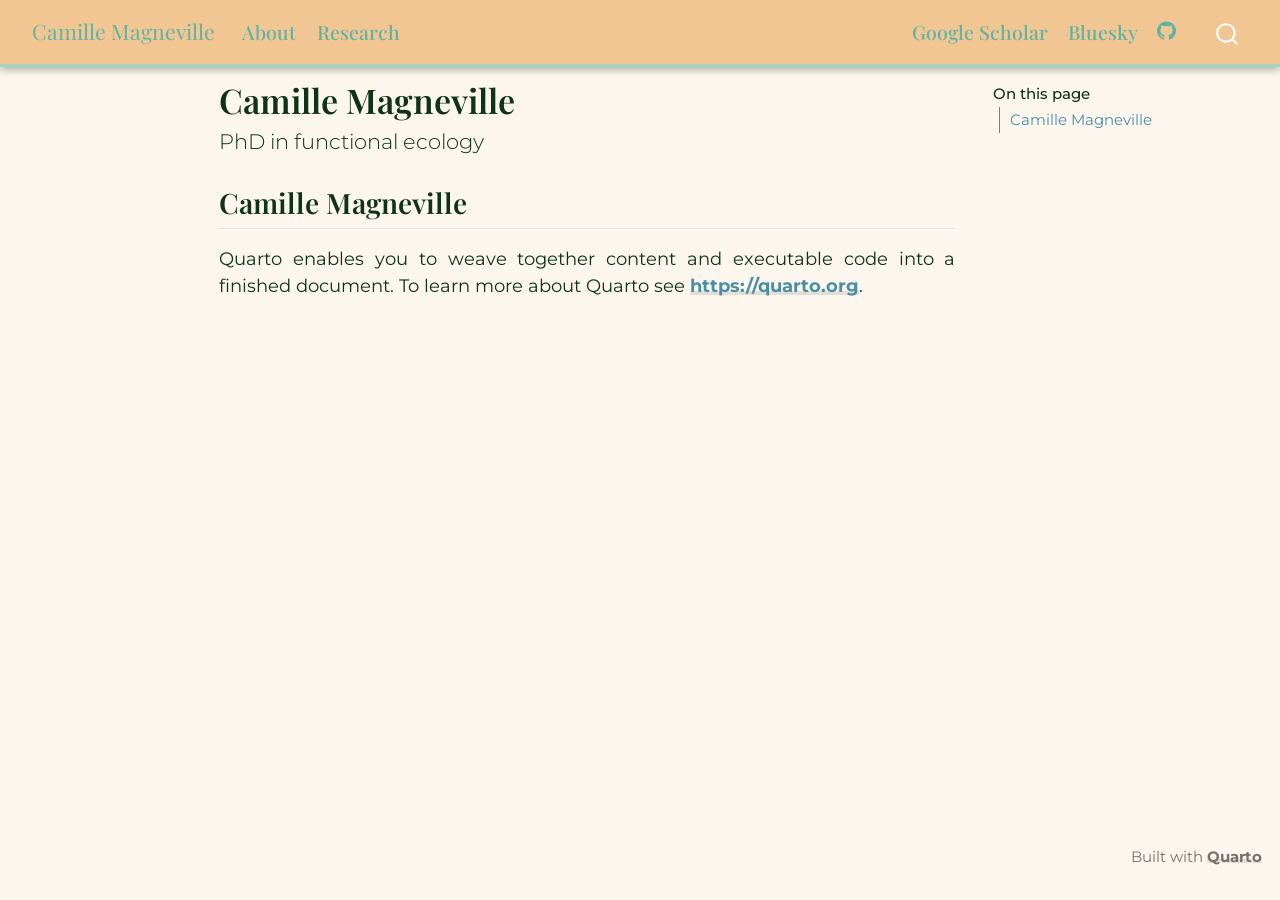
<file: docs/index.html>
<!DOCTYPE html>
<html xmlns="http://www.w3.org/1999/xhtml" lang="en" xml:lang="en"><head>

<meta charset="utf-8">
<meta name="generator" content="quarto-1.9.37">

<meta name="viewport" content="width=device-width, initial-scale=1.0, user-scalable=yes">


<title>Camille Magneville</title>
<style>
/* Default styles provided by pandoc.
** See https://pandoc.org/MANUAL.html#variables-for-html for config info.
*/
code{white-space: pre-wrap;}
span.smallcaps{font-variant: small-caps;}
div.columns{display: flex; gap: min(4vw, 1.5em);}
div.column{flex: auto; overflow-x: auto;}
div.hanging-indent{margin-left: 1.5em; text-indent: -1.5em;}
ul.task-list{list-style: none;}
ul.task-list li input[type="checkbox"] {
  width: 0.8em;
  margin: 0 0.8em 0.2em -1em; /* quarto-specific, see https://github.com/quarto-dev/quarto-cli/issues/4556 */ 
  vertical-align: middle;
}
</style>


<script src="site_libs/quarto-nav/quarto-nav.js"></script>
<script src="site_libs/quarto-nav/headroom.min.js"></script>
<script src="site_libs/clipboard/clipboard.min.js"></script>
<script src="site_libs/quarto-search/autocomplete.umd.js"></script>
<script src="site_libs/quarto-search/fuse.min.js"></script>
<script src="site_libs/quarto-search/quarto-search.js"></script>
<meta name="quarto:offset" content="./">
<script src="site_libs/quarto-html/quarto.js" type="module"></script>
<script src="site_libs/quarto-html/tabsets/tabsets.js" type="module"></script>
<script src="site_libs/quarto-html/popper.min.js"></script>
<script src="site_libs/quarto-html/tippy.umd.min.js"></script>
<script src="site_libs/quarto-html/anchor.min.js"></script>
<link href="site_libs/quarto-html/tippy.css" rel="stylesheet">
<link href="site_libs/quarto-html/quarto-syntax-highlighting-7f8f88aac4f3542376d5c11b86a4c14d.css" rel="stylesheet" id="quarto-text-highlighting-styles">
<script src="site_libs/bootstrap/bootstrap.min.js"></script>
<link href="site_libs/bootstrap/bootstrap-icons.css" rel="stylesheet">
<link href="site_libs/bootstrap/bootstrap-4b85d86fee123ad19cab1db993eeb110.min.css" rel="stylesheet" append-hash="true" id="quarto-bootstrap" data-mode="light">
<script id="quarto-search-options" type="application/json">{
  "location": "navbar",
  "copy-button": false,
  "collapse-after": 3,
  "panel-placement": "end",
  "type": "overlay",
  "limit": 50,
  "keyboard-shortcut": [
    "f",
    "/",
    "s"
  ],
  "show-item-context": false,
  "language": {
    "search-no-results-text": "No results",
    "search-matching-documents-text": "matching documents",
    "search-copy-link-title": "Copy link to search",
    "search-hide-matches-text": "Hide additional matches",
    "search-more-match-text": "more match in this document",
    "search-more-matches-text": "more matches in this document",
    "search-clear-button-title": "Clear",
    "search-text-placeholder": "",
    "search-detached-cancel-button-title": "Cancel",
    "search-submit-button-title": "Submit",
    "search-label": "Search"
  }
}</script>


</head>

<body class="nav-fixed quarto-light">

<div id="quarto-search-results"></div>
  <header id="quarto-header" class="headroom fixed-top">
    <nav class="navbar navbar-expand-lg " data-bs-theme="dark">
      <div class="navbar-container container-fluid">
      <div class="navbar-brand-container mx-auto">
    <a class="navbar-brand" href="./index.html">
    <span class="navbar-title">Camille Magneville</span>
    </a>
  </div>
            <div id="quarto-search" class="" title="Search"></div>
          <button class="navbar-toggler" type="button" data-bs-toggle="collapse" data-bs-target="#navbarCollapse" aria-controls="navbarCollapse" role="menu" aria-expanded="false" aria-label="Toggle navigation" onclick="if (window.quartoToggleHeadroom) { window.quartoToggleHeadroom(); }">
  <span class="navbar-toggler-icon"></span>
</button>
          <div class="collapse navbar-collapse" id="navbarCollapse">
            <ul class="navbar-nav navbar-nav-scroll me-auto">
  <li class="nav-item">
    <a class="nav-link" href="./about.html"> 
<span class="menu-text">About</span></a>
  </li>  
  <li class="nav-item">
    <a class="nav-link" href="./research.html"> 
<span class="menu-text">Research</span></a>
  </li>  
</ul>
            <ul class="navbar-nav navbar-nav-scroll ms-auto">
  <li class="nav-item">
    <a class="nav-link" href="https://scholar.google.com/citations?user=PnnVbAgAAAAJ&amp;hl=fr&amp;authuser=2"> 
<span class="menu-text">Google Scholar</span></a>
  </li>  
  <li class="nav-item">
    <a class="nav-link" href="https://bsky.app/profile/cmlmagneville.bsky.social"> 
<span class="menu-text">Bluesky</span></a>
  </li>  
  <li class="nav-item compact">
    <a class="nav-link" href="https://github.com/CmlMagneville"> <i class="bi bi-github" role="img">
</i> 
<span class="menu-text"></span></a>
  </li>  
  <li class="nav-item compact">
    <a class="nav-link" href="https://www.linkedin.com/in/camille-magneville-841ba7163/"> <i class="bi bi-LinkedIn" role="img">
</i> 
<span class="menu-text"></span></a>
  </li>  
</ul>
          </div> <!-- /navcollapse -->
            <div class="quarto-navbar-tools">
</div>
      </div> <!-- /container-fluid -->
    </nav>
</header>
<!-- content -->
<div id="quarto-content" class="quarto-container page-columns page-rows-contents page-layout-article page-navbar">
<!-- sidebar -->
<!-- margin-sidebar -->
    <div id="quarto-margin-sidebar" class="sidebar margin-sidebar">
        <nav id="TOC" role="doc-toc" class="toc-active">
    <h2 id="toc-title">On this page</h2>
   
  <ul>
  <li><a href="#camille-magneville" id="toc-camille-magneville" class="nav-link active" data-scroll-target="#camille-magneville">Camille Magneville</a></li>
  </ul>
</nav>
    </div>
<!-- main -->
<main class="content" id="quarto-document-content">

<header id="title-block-header" class="quarto-title-block default">
<div class="quarto-title">
<h1 class="title">Camille Magneville</h1>
<p class="subtitle lead">PhD in functional ecology</p>
</div>



<div class="quarto-title-meta">

    
  
    
  </div>
  


</header>


<section id="camille-magneville" class="level2">
<h2 class="anchored" data-anchor-id="camille-magneville">Camille Magneville</h2>
<p>Quarto enables you to weave together content and executable code into a finished document. To learn more about Quarto see <a href="https://quarto.org" class="uri">https://quarto.org</a>.</p>


</section>

</main> <!-- /main -->
<script id="quarto-html-after-body" type="application/javascript">
  window.document.addEventListener("DOMContentLoaded", function (event) {
    const icon = "";
    const anchorJS = new window.AnchorJS();
    anchorJS.options = {
      placement: 'right',
      icon: icon
    };
    anchorJS.add('.anchored');
    const isCodeAnnotation = (el) => {
      for (const clz of el.classList) {
        if (clz.startsWith('code-annotation-')) {                     
          return true;
        }
      }
      return false;
    }
    const onCopySuccess = function(e) {
      // button target
      const button = e.trigger;
      // don't keep focus
      button.blur();
      // flash "checked"
      button.classList.add('code-copy-button-checked');
      var currentTitle = button.getAttribute("title");
      button.setAttribute("title", "Copied!");
      let tooltip;
      if (window.bootstrap) {
        button.setAttribute("data-bs-toggle", "tooltip");
        button.setAttribute("data-bs-placement", "left");
        button.setAttribute("data-bs-title", "Copied!");
        tooltip = new bootstrap.Tooltip(button, 
          { trigger: "manual", 
            customClass: "code-copy-button-tooltip",
            offset: [0, -8]});
        tooltip.show();    
      }
      setTimeout(function() {
        if (tooltip) {
          tooltip.hide();
          button.removeAttribute("data-bs-title");
          button.removeAttribute("data-bs-toggle");
          button.removeAttribute("data-bs-placement");
        }
        button.setAttribute("title", currentTitle);
        button.classList.remove('code-copy-button-checked');
      }, 1000);
      // clear code selection
      e.clearSelection();
    }
    const getTextToCopy = function(trigger) {
      const outerScaffold = trigger.parentElement.cloneNode(true);
      const codeEl = outerScaffold.querySelector('code');
      for (const childEl of codeEl.children) {
        if (isCodeAnnotation(childEl)) {
          childEl.remove();
        }
      }
      return codeEl.innerText;
    }
    const clipboard = new window.ClipboardJS('.code-copy-button:not([data-in-quarto-modal])', {
      text: getTextToCopy
    });
    clipboard.on('success', onCopySuccess);
    if (window.document.getElementById('quarto-embedded-source-code-modal')) {
      const clipboardModal = new window.ClipboardJS('.code-copy-button[data-in-quarto-modal]', {
        text: getTextToCopy,
        container: window.document.getElementById('quarto-embedded-source-code-modal')
      });
      clipboardModal.on('success', onCopySuccess);
    }
      var localhostRegex = new RegExp(/^(?:http|https):\/\/localhost\:?[0-9]*\//);
      var mailtoRegex = new RegExp(/^mailto:/);
        var filterRegex = new RegExp("https:\/\/cmlmagneville\.github\.io\/");
      var isInternal = (href) => {
          return filterRegex.test(href) || localhostRegex.test(href) || mailtoRegex.test(href);
      }
      // Inspect non-navigation links and adorn them if external
     var links = window.document.querySelectorAll('a[href]:not(.nav-link):not(.navbar-brand):not(.toc-action):not(.sidebar-link):not(.sidebar-item-toggle):not(.pagination-link):not(.no-external):not([aria-hidden]):not(.dropdown-item):not(.quarto-navigation-tool):not(.about-link)');
      for (var i=0; i<links.length; i++) {
        const link = links[i];
        if (!isInternal(link.href)) {
          // undo the damage that might have been done by quarto-nav.js in the case of
          // links that we want to consider external
          if (link.dataset.originalHref !== undefined) {
            link.href = link.dataset.originalHref;
          }
        }
      }
    function tippyHover(el, contentFn, onTriggerFn, onUntriggerFn) {
      const config = {
        allowHTML: true,
        maxWidth: 500,
        delay: 100,
        arrow: false,
        appendTo: function(el) {
            return el.parentElement;
        },
        interactive: true,
        interactiveBorder: 10,
        theme: 'quarto',
        placement: 'bottom-start',
      };
      if (contentFn) {
        config.content = contentFn;
      }
      if (onTriggerFn) {
        config.onTrigger = onTriggerFn;
      }
      if (onUntriggerFn) {
        config.onUntrigger = onUntriggerFn;
      }
      window.tippy(el, config); 
    }
    const noterefs = window.document.querySelectorAll('a[role="doc-noteref"]');
    for (var i=0; i<noterefs.length; i++) {
      const ref = noterefs[i];
      tippyHover(ref, function() {
        // use id or data attribute instead here
        let href = ref.getAttribute('data-footnote-href') || ref.getAttribute('href');
        try { href = new URL(href).hash; } catch {}
        const id = href.replace(/^#\/?/, "");
        const note = window.document.getElementById(id);
        if (note) {
          return note.innerHTML;
        } else {
          return "";
        }
      });
    }
    const xrefs = window.document.querySelectorAll('a.quarto-xref');
    const processXRef = (id, note) => {
      // Strip column container classes
      const stripColumnClz = (el) => {
        el.classList.remove("page-full", "page-columns");
        if (el.children) {
          for (const child of el.children) {
            stripColumnClz(child);
          }
        }
      }
      stripColumnClz(note)
      if (id === null || id.startsWith('sec-')) {
        // Special case sections, only their first couple elements
        const container = document.createElement("div");
        if (note.children && note.children.length > 2) {
          container.appendChild(note.children[0].cloneNode(true));
          for (let i = 1; i < note.children.length; i++) {
            const child = note.children[i];
            if (child.tagName === "P" && child.innerText === "") {
              continue;
            } else {
              container.appendChild(child.cloneNode(true));
              break;
            }
          }
          if (window.Quarto?.typesetMath) {
            window.Quarto.typesetMath(container);
          }
          return container.innerHTML
        } else {
          if (window.Quarto?.typesetMath) {
            window.Quarto.typesetMath(note);
          }
          return note.innerHTML;
        }
      } else {
        // Remove any anchor links if they are present
        const anchorLink = note.querySelector('a.anchorjs-link');
        if (anchorLink) {
          anchorLink.remove();
        }
        if (window.Quarto?.typesetMath) {
          window.Quarto.typesetMath(note);
        }
        if (note.classList.contains("callout")) {
          return note.outerHTML;
        } else {
          return note.innerHTML;
        }
      }
    }
    for (var i=0; i<xrefs.length; i++) {
      const xref = xrefs[i];
      tippyHover(xref, undefined, function(instance) {
        instance.disable();
        let url = xref.getAttribute('href');
        let hash = undefined; 
        if (url.startsWith('#')) {
          hash = url;
        } else {
          try { hash = new URL(url).hash; } catch {}
        }
        if (hash) {
          const id = hash.replace(/^#\/?/, "");
          const note = window.document.getElementById(id);
          if (note !== null) {
            try {
              const html = processXRef(id, note.cloneNode(true));
              instance.setContent(html);
            } finally {
              instance.enable();
              instance.show();
            }
          } else {
            // See if we can fetch this
            fetch(url.split('#')[0])
            .then(res => res.text())
            .then(html => {
              const parser = new DOMParser();
              const htmlDoc = parser.parseFromString(html, "text/html");
              const note = htmlDoc.getElementById(id);
              if (note !== null) {
                const html = processXRef(id, note);
                instance.setContent(html);
              } 
            }).finally(() => {
              instance.enable();
              instance.show();
            });
          }
        } else {
          // See if we can fetch a full url (with no hash to target)
          // This is a special case and we should probably do some content thinning / targeting
          fetch(url)
          .then(res => res.text())
          .then(html => {
            const parser = new DOMParser();
            const htmlDoc = parser.parseFromString(html, "text/html");
            const note = htmlDoc.querySelector('main.content');
            if (note !== null) {
              // This should only happen for chapter cross references
              // (since there is no id in the URL)
              // remove the first header
              if (note.children.length > 0 && note.children[0].tagName === "HEADER") {
                note.children[0].remove();
              }
              const html = processXRef(null, note);
              instance.setContent(html);
            } 
          }).finally(() => {
            instance.enable();
            instance.show();
          });
        }
      }, function(instance) {
      });
    }
        let selectedAnnoteEl;
        const selectorForAnnotation = ( cell, annotation) => {
          let cellAttr = 'data-code-cell="' + cell + '"';
          let lineAttr = 'data-code-annotation="' +  annotation + '"';
          const selector = 'span[' + cellAttr + '][' + lineAttr + ']';
          return selector;
        }
        const selectCodeLines = (annoteEl) => {
          const doc = window.document;
          const targetCell = annoteEl.getAttribute("data-target-cell");
          const targetAnnotation = annoteEl.getAttribute("data-target-annotation");
          const annoteSpan = window.document.querySelector(selectorForAnnotation(targetCell, targetAnnotation));
          const lines = annoteSpan.getAttribute("data-code-lines").split(",");
          const lineIds = lines.map((line) => {
            return targetCell + "-" + line;
          })
          let top = null;
          let height = null;
          let parent = null;
          if (lineIds.length > 0) {
              //compute the position of the single el (top and bottom and make a div)
              const el = window.document.getElementById(lineIds[0]);
              top = el.offsetTop;
              height = el.offsetHeight;
              parent = el.parentElement.parentElement;
            if (lineIds.length > 1) {
              const lastEl = window.document.getElementById(lineIds[lineIds.length - 1]);
              const bottom = lastEl.offsetTop + lastEl.offsetHeight;
              height = bottom - top;
            }
            if (top !== null && height !== null && parent !== null) {
              // cook up a div (if necessary) and position it 
              let div = window.document.getElementById("code-annotation-line-highlight");
              if (div === null) {
                div = window.document.createElement("div");
                div.setAttribute("id", "code-annotation-line-highlight");
                div.style.position = 'absolute';
                parent.appendChild(div);
              }
              div.style.top = top - 2 + "px";
              div.style.height = height + 4 + "px";
              div.style.left = 0;
              let gutterDiv = window.document.getElementById("code-annotation-line-highlight-gutter");
              if (gutterDiv === null) {
                gutterDiv = window.document.createElement("div");
                gutterDiv.setAttribute("id", "code-annotation-line-highlight-gutter");
                gutterDiv.style.position = 'absolute';
                const codeCell = window.document.getElementById(targetCell);
                const gutter = codeCell.querySelector('.code-annotation-gutter');
                gutter.appendChild(gutterDiv);
              }
              gutterDiv.style.top = top - 2 + "px";
              gutterDiv.style.height = height + 4 + "px";
            }
            selectedAnnoteEl = annoteEl;
          }
        };
        const unselectCodeLines = () => {
          const elementsIds = ["code-annotation-line-highlight", "code-annotation-line-highlight-gutter"];
          elementsIds.forEach((elId) => {
            const div = window.document.getElementById(elId);
            if (div) {
              div.remove();
            }
          });
          selectedAnnoteEl = undefined;
        };
          // Handle positioning of the toggle
      window.addEventListener(
        "resize",
        throttle(() => {
          elRect = undefined;
          if (selectedAnnoteEl) {
            selectCodeLines(selectedAnnoteEl);
          }
        }, 10)
      );
      function throttle(fn, ms) {
      let throttle = false;
      let timer;
        return (...args) => {
          if(!throttle) { // first call gets through
              fn.apply(this, args);
              throttle = true;
          } else { // all the others get throttled
              if(timer) clearTimeout(timer); // cancel #2
              timer = setTimeout(() => {
                fn.apply(this, args);
                timer = throttle = false;
              }, ms);
          }
        };
      }
        // Attach click handler to the DT
        const annoteDls = window.document.querySelectorAll('dt[data-target-cell]');
        for (const annoteDlNode of annoteDls) {
          annoteDlNode.addEventListener('click', (event) => {
            const clickedEl = event.target;
            if (clickedEl !== selectedAnnoteEl) {
              unselectCodeLines();
              const activeEl = window.document.querySelector('dt[data-target-cell].code-annotation-active');
              if (activeEl) {
                activeEl.classList.remove('code-annotation-active');
              }
              selectCodeLines(clickedEl);
              clickedEl.classList.add('code-annotation-active');
            } else {
              // Unselect the line
              unselectCodeLines();
              clickedEl.classList.remove('code-annotation-active');
            }
          });
        }
    const findCites = (el) => {
      const parentEl = el.parentElement;
      if (parentEl) {
        const cites = parentEl.dataset.cites;
        if (cites) {
          return {
            el,
            cites: cites.split(' ')
          };
        } else {
          return findCites(el.parentElement)
        }
      } else {
        return undefined;
      }
    };
    var bibliorefs = window.document.querySelectorAll('a[role="doc-biblioref"]');
    for (var i=0; i<bibliorefs.length; i++) {
      const ref = bibliorefs[i];
      const citeInfo = findCites(ref);
      if (citeInfo) {
        tippyHover(citeInfo.el, function() {
          var popup = window.document.createElement('div');
          citeInfo.cites.forEach(function(cite) {
            var citeDiv = window.document.createElement('div');
            citeDiv.classList.add('hanging-indent');
            citeDiv.classList.add('csl-entry');
            var biblioDiv = window.document.getElementById('ref-' + cite);
            if (biblioDiv) {
              citeDiv.innerHTML = biblioDiv.innerHTML;
            }
            popup.appendChild(citeDiv);
          });
          return popup.innerHTML;
        });
      }
    }
  });
  </script>
</div> <!-- /content -->
<footer class="footer">
  <div class="nav-footer">
    <div class="nav-footer-left">
      &nbsp;
    </div>   
    <div class="nav-footer-center">
      &nbsp;
    </div>
    <div class="nav-footer-right">
<p>Built with <a href="https://quarto.org/">Quarto</a></p>
</div>
  </div>
</footer>




</body></html>
</file>
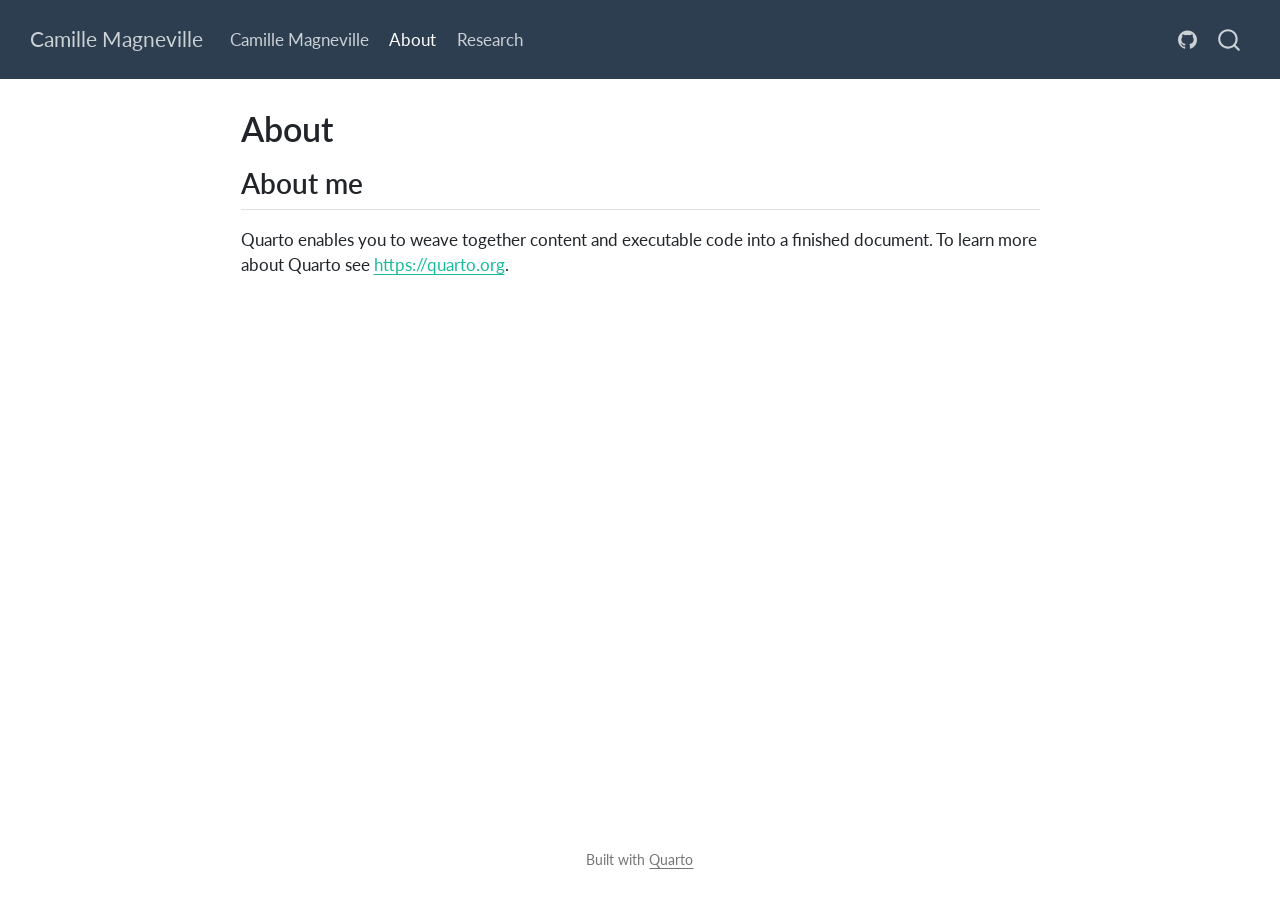
<file: about.html>
<!DOCTYPE html>
<html xmlns="http://www.w3.org/1999/xhtml" lang="en" xml:lang="en"><head>

<meta charset="utf-8">
<meta name="generator" content="quarto-1.9.37">

<meta name="viewport" content="width=device-width, initial-scale=1.0, user-scalable=yes">


<title>About – Camille Magneville</title>
<style>
/* Default styles provided by pandoc.
** See https://pandoc.org/MANUAL.html#variables-for-html for config info.
*/
code{white-space: pre-wrap;}
span.smallcaps{font-variant: small-caps;}
div.columns{display: flex; gap: min(4vw, 1.5em);}
div.column{flex: auto; overflow-x: auto;}
div.hanging-indent{margin-left: 1.5em; text-indent: -1.5em;}
ul.task-list{list-style: none;}
ul.task-list li input[type="checkbox"] {
  width: 0.8em;
  margin: 0 0.8em 0.2em -1em; /* quarto-specific, see https://github.com/quarto-dev/quarto-cli/issues/4556 */ 
  vertical-align: middle;
}
</style>


<script src="site_libs/quarto-nav/quarto-nav.js"></script>
<script src="site_libs/quarto-nav/headroom.min.js"></script>
<script src="site_libs/clipboard/clipboard.min.js"></script>
<script src="site_libs/quarto-search/autocomplete.umd.js"></script>
<script src="site_libs/quarto-search/fuse.min.js"></script>
<script src="site_libs/quarto-search/quarto-search.js"></script>
<meta name="quarto:offset" content="./">
<script src="site_libs/quarto-html/quarto.js" type="module"></script>
<script src="site_libs/quarto-html/tabsets/tabsets.js" type="module"></script>
<script src="site_libs/quarto-html/popper.min.js"></script>
<script src="site_libs/quarto-html/tippy.umd.min.js"></script>
<script src="site_libs/quarto-html/anchor.min.js"></script>
<link href="site_libs/quarto-html/tippy.css" rel="stylesheet">
<link href="site_libs/quarto-html/quarto-syntax-highlighting-7f8f88aac4f3542376d5c11b86a4c14d.css" rel="stylesheet" id="quarto-text-highlighting-styles">
<script src="site_libs/bootstrap/bootstrap.min.js"></script>
<link href="site_libs/bootstrap/bootstrap-icons.css" rel="stylesheet">
<link href="site_libs/bootstrap/bootstrap-6b423f165eeea3787de40cb4f8e821c3.min.css" rel="stylesheet" append-hash="true" id="quarto-bootstrap" data-mode="light">
<script id="quarto-search-options" type="application/json">{
  "location": "navbar",
  "copy-button": false,
  "collapse-after": 3,
  "panel-placement": "end",
  "type": "overlay",
  "limit": 50,
  "keyboard-shortcut": [
    "f",
    "/",
    "s"
  ],
  "show-item-context": false,
  "language": {
    "search-no-results-text": "No results",
    "search-matching-documents-text": "matching documents",
    "search-copy-link-title": "Copy link to search",
    "search-hide-matches-text": "Hide additional matches",
    "search-more-match-text": "more match in this document",
    "search-more-matches-text": "more matches in this document",
    "search-clear-button-title": "Clear",
    "search-text-placeholder": "",
    "search-detached-cancel-button-title": "Cancel",
    "search-submit-button-title": "Submit",
    "search-label": "Search"
  }
}</script>


</head>

<body class="nav-fixed fullcontent quarto-light">

<div id="quarto-search-results"></div>
  <header id="quarto-header" class="headroom fixed-top">
    <nav class="navbar navbar-expand-lg " data-bs-theme="dark">
      <div class="navbar-container container-fluid">
      <div class="navbar-brand-container mx-auto">
    <a class="navbar-brand" href="./index.html">
    <span class="navbar-title">Camille Magneville</span>
    </a>
  </div>
            <div id="quarto-search" class="" title="Search"></div>
          <button class="navbar-toggler" type="button" data-bs-toggle="collapse" data-bs-target="#navbarCollapse" aria-controls="navbarCollapse" role="menu" aria-expanded="false" aria-label="Toggle navigation" onclick="if (window.quartoToggleHeadroom) { window.quartoToggleHeadroom(); }">
  <span class="navbar-toggler-icon"></span>
</button>
          <div class="collapse navbar-collapse" id="navbarCollapse">
            <ul class="navbar-nav navbar-nav-scroll me-auto">
  <li class="nav-item">
    <a class="nav-link" href="./index.html"> 
<span class="menu-text">Camille Magneville</span></a>
  </li>  
  <li class="nav-item">
    <a class="nav-link active" href="./about.html" aria-current="page"> 
<span class="menu-text">About</span></a>
  </li>  
  <li class="nav-item">
    <a class="nav-link" href="./research.qmd"> 
<span class="menu-text">Research</span></a>
  </li>  
</ul>
            <ul class="navbar-nav navbar-nav-scroll ms-auto">
  <li class="nav-item compact">
    <a class="nav-link" href="https://github.com/CmlMagneville/CmlMagneville.github.io"> <i class="bi bi-github" role="img">
</i> 
<span class="menu-text"></span></a>
  </li>  
</ul>
          </div> <!-- /navcollapse -->
            <div class="quarto-navbar-tools">
</div>
      </div> <!-- /container-fluid -->
    </nav>
</header>
<!-- content -->
<div id="quarto-content" class="quarto-container page-columns page-rows-contents page-layout-article page-navbar">
<!-- sidebar -->
<!-- margin-sidebar -->
    
<!-- main -->
<main class="content" id="quarto-document-content">

<header id="title-block-header" class="quarto-title-block default">
<div class="quarto-title">
<h1 class="title">About</h1>
</div>



<div class="quarto-title-meta">

    
  
    
  </div>
  


</header>


<section id="about-me" class="level2">
<h2 class="anchored" data-anchor-id="about-me">About me</h2>
<p>Quarto enables you to weave together content and executable code into a finished document. To learn more about Quarto see <a href="https://quarto.org" class="uri">https://quarto.org</a>.</p>


</section>

</main> <!-- /main -->
<script id="quarto-html-after-body" type="application/javascript">
  window.document.addEventListener("DOMContentLoaded", function (event) {
    const icon = "";
    const anchorJS = new window.AnchorJS();
    anchorJS.options = {
      placement: 'right',
      icon: icon
    };
    anchorJS.add('.anchored');
    const isCodeAnnotation = (el) => {
      for (const clz of el.classList) {
        if (clz.startsWith('code-annotation-')) {                     
          return true;
        }
      }
      return false;
    }
    const onCopySuccess = function(e) {
      // button target
      const button = e.trigger;
      // don't keep focus
      button.blur();
      // flash "checked"
      button.classList.add('code-copy-button-checked');
      var currentTitle = button.getAttribute("title");
      button.setAttribute("title", "Copied!");
      let tooltip;
      if (window.bootstrap) {
        button.setAttribute("data-bs-toggle", "tooltip");
        button.setAttribute("data-bs-placement", "left");
        button.setAttribute("data-bs-title", "Copied!");
        tooltip = new bootstrap.Tooltip(button, 
          { trigger: "manual", 
            customClass: "code-copy-button-tooltip",
            offset: [0, -8]});
        tooltip.show();    
      }
      setTimeout(function() {
        if (tooltip) {
          tooltip.hide();
          button.removeAttribute("data-bs-title");
          button.removeAttribute("data-bs-toggle");
          button.removeAttribute("data-bs-placement");
        }
        button.setAttribute("title", currentTitle);
        button.classList.remove('code-copy-button-checked');
      }, 1000);
      // clear code selection
      e.clearSelection();
    }
    const getTextToCopy = function(trigger) {
      const outerScaffold = trigger.parentElement.cloneNode(true);
      const codeEl = outerScaffold.querySelector('code');
      for (const childEl of codeEl.children) {
        if (isCodeAnnotation(childEl)) {
          childEl.remove();
        }
      }
      return codeEl.innerText;
    }
    const clipboard = new window.ClipboardJS('.code-copy-button:not([data-in-quarto-modal])', {
      text: getTextToCopy
    });
    clipboard.on('success', onCopySuccess);
    if (window.document.getElementById('quarto-embedded-source-code-modal')) {
      const clipboardModal = new window.ClipboardJS('.code-copy-button[data-in-quarto-modal]', {
        text: getTextToCopy,
        container: window.document.getElementById('quarto-embedded-source-code-modal')
      });
      clipboardModal.on('success', onCopySuccess);
    }
      var localhostRegex = new RegExp(/^(?:http|https):\/\/localhost\:?[0-9]*\//);
      var mailtoRegex = new RegExp(/^mailto:/);
        var filterRegex = new RegExp("https:\/\/CmlMagneville\.github\.io\/");
      var isInternal = (href) => {
          return filterRegex.test(href) || localhostRegex.test(href) || mailtoRegex.test(href);
      }
      // Inspect non-navigation links and adorn them if external
     var links = window.document.querySelectorAll('a[href]:not(.nav-link):not(.navbar-brand):not(.toc-action):not(.sidebar-link):not(.sidebar-item-toggle):not(.pagination-link):not(.no-external):not([aria-hidden]):not(.dropdown-item):not(.quarto-navigation-tool):not(.about-link)');
      for (var i=0; i<links.length; i++) {
        const link = links[i];
        if (!isInternal(link.href)) {
          // undo the damage that might have been done by quarto-nav.js in the case of
          // links that we want to consider external
          if (link.dataset.originalHref !== undefined) {
            link.href = link.dataset.originalHref;
          }
        }
      }
    function tippyHover(el, contentFn, onTriggerFn, onUntriggerFn) {
      const config = {
        allowHTML: true,
        maxWidth: 500,
        delay: 100,
        arrow: false,
        appendTo: function(el) {
            return el.parentElement;
        },
        interactive: true,
        interactiveBorder: 10,
        theme: 'quarto',
        placement: 'bottom-start',
      };
      if (contentFn) {
        config.content = contentFn;
      }
      if (onTriggerFn) {
        config.onTrigger = onTriggerFn;
      }
      if (onUntriggerFn) {
        config.onUntrigger = onUntriggerFn;
      }
      window.tippy(el, config); 
    }
    const noterefs = window.document.querySelectorAll('a[role="doc-noteref"]');
    for (var i=0; i<noterefs.length; i++) {
      const ref = noterefs[i];
      tippyHover(ref, function() {
        // use id or data attribute instead here
        let href = ref.getAttribute('data-footnote-href') || ref.getAttribute('href');
        try { href = new URL(href).hash; } catch {}
        const id = href.replace(/^#\/?/, "");
        const note = window.document.getElementById(id);
        if (note) {
          return note.innerHTML;
        } else {
          return "";
        }
      });
    }
    const xrefs = window.document.querySelectorAll('a.quarto-xref');
    const processXRef = (id, note) => {
      // Strip column container classes
      const stripColumnClz = (el) => {
        el.classList.remove("page-full", "page-columns");
        if (el.children) {
          for (const child of el.children) {
            stripColumnClz(child);
          }
        }
      }
      stripColumnClz(note)
      if (id === null || id.startsWith('sec-')) {
        // Special case sections, only their first couple elements
        const container = document.createElement("div");
        if (note.children && note.children.length > 2) {
          container.appendChild(note.children[0].cloneNode(true));
          for (let i = 1; i < note.children.length; i++) {
            const child = note.children[i];
            if (child.tagName === "P" && child.innerText === "") {
              continue;
            } else {
              container.appendChild(child.cloneNode(true));
              break;
            }
          }
          if (window.Quarto?.typesetMath) {
            window.Quarto.typesetMath(container);
          }
          return container.innerHTML
        } else {
          if (window.Quarto?.typesetMath) {
            window.Quarto.typesetMath(note);
          }
          return note.innerHTML;
        }
      } else {
        // Remove any anchor links if they are present
        const anchorLink = note.querySelector('a.anchorjs-link');
        if (anchorLink) {
          anchorLink.remove();
        }
        if (window.Quarto?.typesetMath) {
          window.Quarto.typesetMath(note);
        }
        if (note.classList.contains("callout")) {
          return note.outerHTML;
        } else {
          return note.innerHTML;
        }
      }
    }
    for (var i=0; i<xrefs.length; i++) {
      const xref = xrefs[i];
      tippyHover(xref, undefined, function(instance) {
        instance.disable();
        let url = xref.getAttribute('href');
        let hash = undefined; 
        if (url.startsWith('#')) {
          hash = url;
        } else {
          try { hash = new URL(url).hash; } catch {}
        }
        if (hash) {
          const id = hash.replace(/^#\/?/, "");
          const note = window.document.getElementById(id);
          if (note !== null) {
            try {
              const html = processXRef(id, note.cloneNode(true));
              instance.setContent(html);
            } finally {
              instance.enable();
              instance.show();
            }
          } else {
            // See if we can fetch this
            fetch(url.split('#')[0])
            .then(res => res.text())
            .then(html => {
              const parser = new DOMParser();
              const htmlDoc = parser.parseFromString(html, "text/html");
              const note = htmlDoc.getElementById(id);
              if (note !== null) {
                const html = processXRef(id, note);
                instance.setContent(html);
              } 
            }).finally(() => {
              instance.enable();
              instance.show();
            });
          }
        } else {
          // See if we can fetch a full url (with no hash to target)
          // This is a special case and we should probably do some content thinning / targeting
          fetch(url)
          .then(res => res.text())
          .then(html => {
            const parser = new DOMParser();
            const htmlDoc = parser.parseFromString(html, "text/html");
            const note = htmlDoc.querySelector('main.content');
            if (note !== null) {
              // This should only happen for chapter cross references
              // (since there is no id in the URL)
              // remove the first header
              if (note.children.length > 0 && note.children[0].tagName === "HEADER") {
                note.children[0].remove();
              }
              const html = processXRef(null, note);
              instance.setContent(html);
            } 
          }).finally(() => {
            instance.enable();
            instance.show();
          });
        }
      }, function(instance) {
      });
    }
        let selectedAnnoteEl;
        const selectorForAnnotation = ( cell, annotation) => {
          let cellAttr = 'data-code-cell="' + cell + '"';
          let lineAttr = 'data-code-annotation="' +  annotation + '"';
          const selector = 'span[' + cellAttr + '][' + lineAttr + ']';
          return selector;
        }
        const selectCodeLines = (annoteEl) => {
          const doc = window.document;
          const targetCell = annoteEl.getAttribute("data-target-cell");
          const targetAnnotation = annoteEl.getAttribute("data-target-annotation");
          const annoteSpan = window.document.querySelector(selectorForAnnotation(targetCell, targetAnnotation));
          const lines = annoteSpan.getAttribute("data-code-lines").split(",");
          const lineIds = lines.map((line) => {
            return targetCell + "-" + line;
          })
          let top = null;
          let height = null;
          let parent = null;
          if (lineIds.length > 0) {
              //compute the position of the single el (top and bottom and make a div)
              const el = window.document.getElementById(lineIds[0]);
              top = el.offsetTop;
              height = el.offsetHeight;
              parent = el.parentElement.parentElement;
            if (lineIds.length > 1) {
              const lastEl = window.document.getElementById(lineIds[lineIds.length - 1]);
              const bottom = lastEl.offsetTop + lastEl.offsetHeight;
              height = bottom - top;
            }
            if (top !== null && height !== null && parent !== null) {
              // cook up a div (if necessary) and position it 
              let div = window.document.getElementById("code-annotation-line-highlight");
              if (div === null) {
                div = window.document.createElement("div");
                div.setAttribute("id", "code-annotation-line-highlight");
                div.style.position = 'absolute';
                parent.appendChild(div);
              }
              div.style.top = top - 2 + "px";
              div.style.height = height + 4 + "px";
              div.style.left = 0;
              let gutterDiv = window.document.getElementById("code-annotation-line-highlight-gutter");
              if (gutterDiv === null) {
                gutterDiv = window.document.createElement("div");
                gutterDiv.setAttribute("id", "code-annotation-line-highlight-gutter");
                gutterDiv.style.position = 'absolute';
                const codeCell = window.document.getElementById(targetCell);
                const gutter = codeCell.querySelector('.code-annotation-gutter');
                gutter.appendChild(gutterDiv);
              }
              gutterDiv.style.top = top - 2 + "px";
              gutterDiv.style.height = height + 4 + "px";
            }
            selectedAnnoteEl = annoteEl;
          }
        };
        const unselectCodeLines = () => {
          const elementsIds = ["code-annotation-line-highlight", "code-annotation-line-highlight-gutter"];
          elementsIds.forEach((elId) => {
            const div = window.document.getElementById(elId);
            if (div) {
              div.remove();
            }
          });
          selectedAnnoteEl = undefined;
        };
          // Handle positioning of the toggle
      window.addEventListener(
        "resize",
        throttle(() => {
          elRect = undefined;
          if (selectedAnnoteEl) {
            selectCodeLines(selectedAnnoteEl);
          }
        }, 10)
      );
      function throttle(fn, ms) {
      let throttle = false;
      let timer;
        return (...args) => {
          if(!throttle) { // first call gets through
              fn.apply(this, args);
              throttle = true;
          } else { // all the others get throttled
              if(timer) clearTimeout(timer); // cancel #2
              timer = setTimeout(() => {
                fn.apply(this, args);
                timer = throttle = false;
              }, ms);
          }
        };
      }
        // Attach click handler to the DT
        const annoteDls = window.document.querySelectorAll('dt[data-target-cell]');
        for (const annoteDlNode of annoteDls) {
          annoteDlNode.addEventListener('click', (event) => {
            const clickedEl = event.target;
            if (clickedEl !== selectedAnnoteEl) {
              unselectCodeLines();
              const activeEl = window.document.querySelector('dt[data-target-cell].code-annotation-active');
              if (activeEl) {
                activeEl.classList.remove('code-annotation-active');
              }
              selectCodeLines(clickedEl);
              clickedEl.classList.add('code-annotation-active');
            } else {
              // Unselect the line
              unselectCodeLines();
              clickedEl.classList.remove('code-annotation-active');
            }
          });
        }
    const findCites = (el) => {
      const parentEl = el.parentElement;
      if (parentEl) {
        const cites = parentEl.dataset.cites;
        if (cites) {
          return {
            el,
            cites: cites.split(' ')
          };
        } else {
          return findCites(el.parentElement)
        }
      } else {
        return undefined;
      }
    };
    var bibliorefs = window.document.querySelectorAll('a[role="doc-biblioref"]');
    for (var i=0; i<bibliorefs.length; i++) {
      const ref = bibliorefs[i];
      const citeInfo = findCites(ref);
      if (citeInfo) {
        tippyHover(citeInfo.el, function() {
          var popup = window.document.createElement('div');
          citeInfo.cites.forEach(function(cite) {
            var citeDiv = window.document.createElement('div');
            citeDiv.classList.add('hanging-indent');
            citeDiv.classList.add('csl-entry');
            var biblioDiv = window.document.getElementById('ref-' + cite);
            if (biblioDiv) {
              citeDiv.innerHTML = biblioDiv.innerHTML;
            }
            popup.appendChild(citeDiv);
          });
          return popup.innerHTML;
        });
      }
    }
  });
  </script>
</div> <!-- /content -->
<footer class="footer">
  <div class="nav-footer">
    <div class="nav-footer-left">
      &nbsp;
    </div>   
    <div class="nav-footer-center">
<p>Built with <a href="https://quarto.org/">Quarto</a></p>
</div>
    <div class="nav-footer-right">
      &nbsp;
    </div>
  </div>
</footer>




</body></html>
</file>
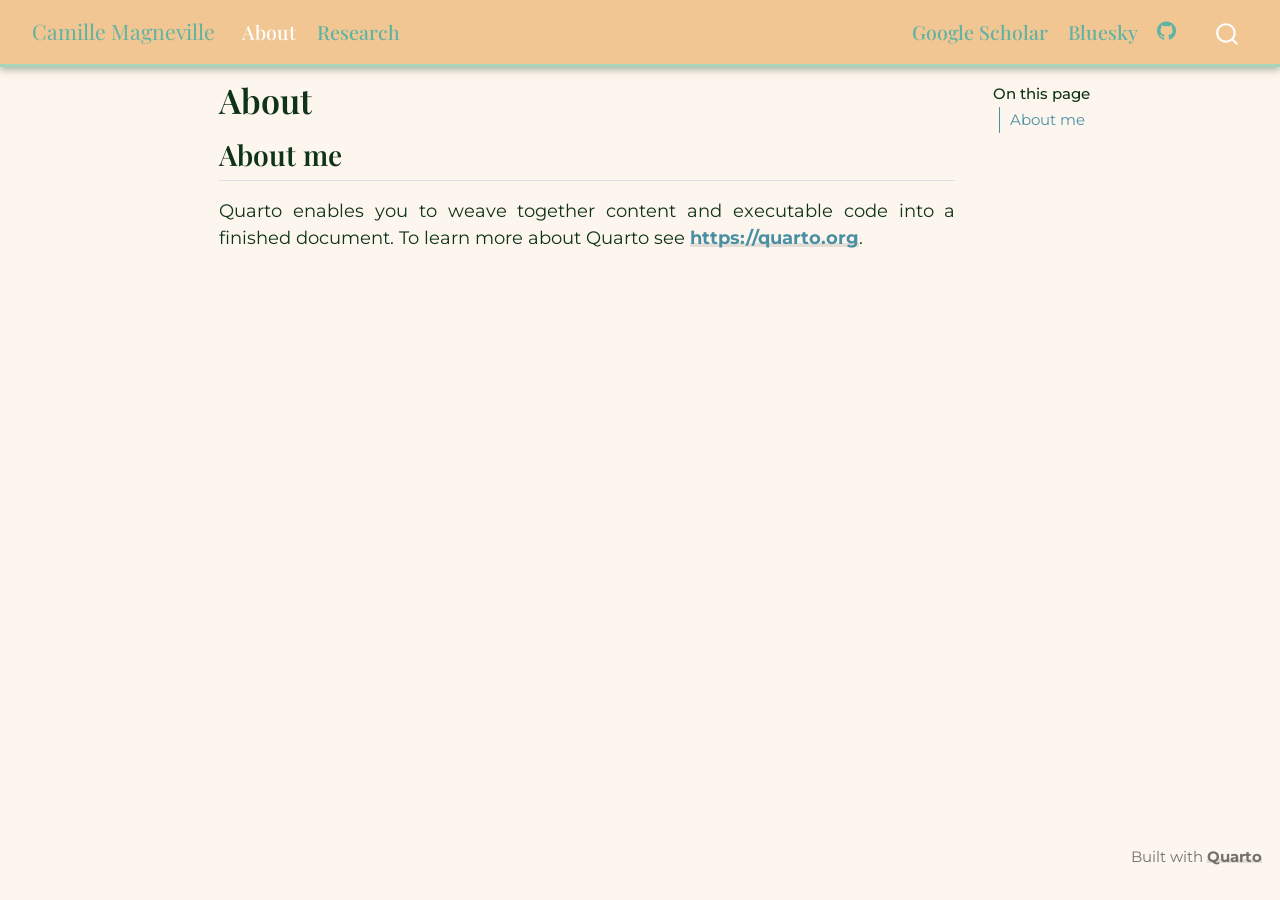
<file: docs/about.html>
<!DOCTYPE html>
<html xmlns="http://www.w3.org/1999/xhtml" lang="en" xml:lang="en"><head>

<meta charset="utf-8">
<meta name="generator" content="quarto-1.9.37">

<meta name="viewport" content="width=device-width, initial-scale=1.0, user-scalable=yes">


<title>About – Camille Magneville</title>
<style>
/* Default styles provided by pandoc.
** See https://pandoc.org/MANUAL.html#variables-for-html for config info.
*/
code{white-space: pre-wrap;}
span.smallcaps{font-variant: small-caps;}
div.columns{display: flex; gap: min(4vw, 1.5em);}
div.column{flex: auto; overflow-x: auto;}
div.hanging-indent{margin-left: 1.5em; text-indent: -1.5em;}
ul.task-list{list-style: none;}
ul.task-list li input[type="checkbox"] {
  width: 0.8em;
  margin: 0 0.8em 0.2em -1em; /* quarto-specific, see https://github.com/quarto-dev/quarto-cli/issues/4556 */ 
  vertical-align: middle;
}
</style>


<script src="site_libs/quarto-nav/quarto-nav.js"></script>
<script src="site_libs/quarto-nav/headroom.min.js"></script>
<script src="site_libs/clipboard/clipboard.min.js"></script>
<script src="site_libs/quarto-search/autocomplete.umd.js"></script>
<script src="site_libs/quarto-search/fuse.min.js"></script>
<script src="site_libs/quarto-search/quarto-search.js"></script>
<meta name="quarto:offset" content="./">
<script src="site_libs/quarto-html/quarto.js" type="module"></script>
<script src="site_libs/quarto-html/tabsets/tabsets.js" type="module"></script>
<script src="site_libs/quarto-html/popper.min.js"></script>
<script src="site_libs/quarto-html/tippy.umd.min.js"></script>
<script src="site_libs/quarto-html/anchor.min.js"></script>
<link href="site_libs/quarto-html/tippy.css" rel="stylesheet">
<link href="site_libs/quarto-html/quarto-syntax-highlighting-7f8f88aac4f3542376d5c11b86a4c14d.css" rel="stylesheet" id="quarto-text-highlighting-styles">
<script src="site_libs/bootstrap/bootstrap.min.js"></script>
<link href="site_libs/bootstrap/bootstrap-icons.css" rel="stylesheet">
<link href="site_libs/bootstrap/bootstrap-4b85d86fee123ad19cab1db993eeb110.min.css" rel="stylesheet" append-hash="true" id="quarto-bootstrap" data-mode="light">
<script id="quarto-search-options" type="application/json">{
  "location": "navbar",
  "copy-button": false,
  "collapse-after": 3,
  "panel-placement": "end",
  "type": "overlay",
  "limit": 50,
  "keyboard-shortcut": [
    "f",
    "/",
    "s"
  ],
  "show-item-context": false,
  "language": {
    "search-no-results-text": "No results",
    "search-matching-documents-text": "matching documents",
    "search-copy-link-title": "Copy link to search",
    "search-hide-matches-text": "Hide additional matches",
    "search-more-match-text": "more match in this document",
    "search-more-matches-text": "more matches in this document",
    "search-clear-button-title": "Clear",
    "search-text-placeholder": "",
    "search-detached-cancel-button-title": "Cancel",
    "search-submit-button-title": "Submit",
    "search-label": "Search"
  }
}</script>


</head>

<body class="nav-fixed quarto-light">

<div id="quarto-search-results"></div>
  <header id="quarto-header" class="headroom fixed-top">
    <nav class="navbar navbar-expand-lg " data-bs-theme="dark">
      <div class="navbar-container container-fluid">
      <div class="navbar-brand-container mx-auto">
    <a class="navbar-brand" href="./index.html">
    <span class="navbar-title">Camille Magneville</span>
    </a>
  </div>
            <div id="quarto-search" class="" title="Search"></div>
          <button class="navbar-toggler" type="button" data-bs-toggle="collapse" data-bs-target="#navbarCollapse" aria-controls="navbarCollapse" role="menu" aria-expanded="false" aria-label="Toggle navigation" onclick="if (window.quartoToggleHeadroom) { window.quartoToggleHeadroom(); }">
  <span class="navbar-toggler-icon"></span>
</button>
          <div class="collapse navbar-collapse" id="navbarCollapse">
            <ul class="navbar-nav navbar-nav-scroll me-auto">
  <li class="nav-item">
    <a class="nav-link active" href="./about.html" aria-current="page"> 
<span class="menu-text">About</span></a>
  </li>  
  <li class="nav-item">
    <a class="nav-link" href="./research.html"> 
<span class="menu-text">Research</span></a>
  </li>  
</ul>
            <ul class="navbar-nav navbar-nav-scroll ms-auto">
  <li class="nav-item">
    <a class="nav-link" href="https://scholar.google.com/citations?user=PnnVbAgAAAAJ&amp;hl=fr&amp;authuser=2"> 
<span class="menu-text">Google Scholar</span></a>
  </li>  
  <li class="nav-item">
    <a class="nav-link" href="https://bsky.app/profile/cmlmagneville.bsky.social"> 
<span class="menu-text">Bluesky</span></a>
  </li>  
  <li class="nav-item compact">
    <a class="nav-link" href="https://github.com/CmlMagneville"> <i class="bi bi-github" role="img">
</i> 
<span class="menu-text"></span></a>
  </li>  
  <li class="nav-item compact">
    <a class="nav-link" href="https://www.linkedin.com/in/camille-magneville-841ba7163/"> <i class="bi bi-LinkedIn" role="img">
</i> 
<span class="menu-text"></span></a>
  </li>  
</ul>
          </div> <!-- /navcollapse -->
            <div class="quarto-navbar-tools">
</div>
      </div> <!-- /container-fluid -->
    </nav>
</header>
<!-- content -->
<div id="quarto-content" class="quarto-container page-columns page-rows-contents page-layout-article page-navbar">
<!-- sidebar -->
<!-- margin-sidebar -->
    <div id="quarto-margin-sidebar" class="sidebar margin-sidebar">
        <nav id="TOC" role="doc-toc" class="toc-active">
    <h2 id="toc-title">On this page</h2>
   
  <ul>
  <li><a href="#about-me" id="toc-about-me" class="nav-link active" data-scroll-target="#about-me">About me</a></li>
  </ul>
</nav>
    </div>
<!-- main -->
<main class="content" id="quarto-document-content">

<header id="title-block-header" class="quarto-title-block default">
<div class="quarto-title">
<h1 class="title">About</h1>
</div>



<div class="quarto-title-meta">

    
  
    
  </div>
  


</header>


<section id="about-me" class="level2">
<h2 class="anchored" data-anchor-id="about-me">About me</h2>
<p>Quarto enables you to weave together content and executable code into a finished document. To learn more about Quarto see <a href="https://quarto.org" class="uri">https://quarto.org</a>.</p>


</section>

</main> <!-- /main -->
<script id="quarto-html-after-body" type="application/javascript">
  window.document.addEventListener("DOMContentLoaded", function (event) {
    const icon = "";
    const anchorJS = new window.AnchorJS();
    anchorJS.options = {
      placement: 'right',
      icon: icon
    };
    anchorJS.add('.anchored');
    const isCodeAnnotation = (el) => {
      for (const clz of el.classList) {
        if (clz.startsWith('code-annotation-')) {                     
          return true;
        }
      }
      return false;
    }
    const onCopySuccess = function(e) {
      // button target
      const button = e.trigger;
      // don't keep focus
      button.blur();
      // flash "checked"
      button.classList.add('code-copy-button-checked');
      var currentTitle = button.getAttribute("title");
      button.setAttribute("title", "Copied!");
      let tooltip;
      if (window.bootstrap) {
        button.setAttribute("data-bs-toggle", "tooltip");
        button.setAttribute("data-bs-placement", "left");
        button.setAttribute("data-bs-title", "Copied!");
        tooltip = new bootstrap.Tooltip(button, 
          { trigger: "manual", 
            customClass: "code-copy-button-tooltip",
            offset: [0, -8]});
        tooltip.show();    
      }
      setTimeout(function() {
        if (tooltip) {
          tooltip.hide();
          button.removeAttribute("data-bs-title");
          button.removeAttribute("data-bs-toggle");
          button.removeAttribute("data-bs-placement");
        }
        button.setAttribute("title", currentTitle);
        button.classList.remove('code-copy-button-checked');
      }, 1000);
      // clear code selection
      e.clearSelection();
    }
    const getTextToCopy = function(trigger) {
      const outerScaffold = trigger.parentElement.cloneNode(true);
      const codeEl = outerScaffold.querySelector('code');
      for (const childEl of codeEl.children) {
        if (isCodeAnnotation(childEl)) {
          childEl.remove();
        }
      }
      return codeEl.innerText;
    }
    const clipboard = new window.ClipboardJS('.code-copy-button:not([data-in-quarto-modal])', {
      text: getTextToCopy
    });
    clipboard.on('success', onCopySuccess);
    if (window.document.getElementById('quarto-embedded-source-code-modal')) {
      const clipboardModal = new window.ClipboardJS('.code-copy-button[data-in-quarto-modal]', {
        text: getTextToCopy,
        container: window.document.getElementById('quarto-embedded-source-code-modal')
      });
      clipboardModal.on('success', onCopySuccess);
    }
      var localhostRegex = new RegExp(/^(?:http|https):\/\/localhost\:?[0-9]*\//);
      var mailtoRegex = new RegExp(/^mailto:/);
        var filterRegex = new RegExp("https:\/\/cmlmagneville\.github\.io\/");
      var isInternal = (href) => {
          return filterRegex.test(href) || localhostRegex.test(href) || mailtoRegex.test(href);
      }
      // Inspect non-navigation links and adorn them if external
     var links = window.document.querySelectorAll('a[href]:not(.nav-link):not(.navbar-brand):not(.toc-action):not(.sidebar-link):not(.sidebar-item-toggle):not(.pagination-link):not(.no-external):not([aria-hidden]):not(.dropdown-item):not(.quarto-navigation-tool):not(.about-link)');
      for (var i=0; i<links.length; i++) {
        const link = links[i];
        if (!isInternal(link.href)) {
          // undo the damage that might have been done by quarto-nav.js in the case of
          // links that we want to consider external
          if (link.dataset.originalHref !== undefined) {
            link.href = link.dataset.originalHref;
          }
        }
      }
    function tippyHover(el, contentFn, onTriggerFn, onUntriggerFn) {
      const config = {
        allowHTML: true,
        maxWidth: 500,
        delay: 100,
        arrow: false,
        appendTo: function(el) {
            return el.parentElement;
        },
        interactive: true,
        interactiveBorder: 10,
        theme: 'quarto',
        placement: 'bottom-start',
      };
      if (contentFn) {
        config.content = contentFn;
      }
      if (onTriggerFn) {
        config.onTrigger = onTriggerFn;
      }
      if (onUntriggerFn) {
        config.onUntrigger = onUntriggerFn;
      }
      window.tippy(el, config); 
    }
    const noterefs = window.document.querySelectorAll('a[role="doc-noteref"]');
    for (var i=0; i<noterefs.length; i++) {
      const ref = noterefs[i];
      tippyHover(ref, function() {
        // use id or data attribute instead here
        let href = ref.getAttribute('data-footnote-href') || ref.getAttribute('href');
        try { href = new URL(href).hash; } catch {}
        const id = href.replace(/^#\/?/, "");
        const note = window.document.getElementById(id);
        if (note) {
          return note.innerHTML;
        } else {
          return "";
        }
      });
    }
    const xrefs = window.document.querySelectorAll('a.quarto-xref');
    const processXRef = (id, note) => {
      // Strip column container classes
      const stripColumnClz = (el) => {
        el.classList.remove("page-full", "page-columns");
        if (el.children) {
          for (const child of el.children) {
            stripColumnClz(child);
          }
        }
      }
      stripColumnClz(note)
      if (id === null || id.startsWith('sec-')) {
        // Special case sections, only their first couple elements
        const container = document.createElement("div");
        if (note.children && note.children.length > 2) {
          container.appendChild(note.children[0].cloneNode(true));
          for (let i = 1; i < note.children.length; i++) {
            const child = note.children[i];
            if (child.tagName === "P" && child.innerText === "") {
              continue;
            } else {
              container.appendChild(child.cloneNode(true));
              break;
            }
          }
          if (window.Quarto?.typesetMath) {
            window.Quarto.typesetMath(container);
          }
          return container.innerHTML
        } else {
          if (window.Quarto?.typesetMath) {
            window.Quarto.typesetMath(note);
          }
          return note.innerHTML;
        }
      } else {
        // Remove any anchor links if they are present
        const anchorLink = note.querySelector('a.anchorjs-link');
        if (anchorLink) {
          anchorLink.remove();
        }
        if (window.Quarto?.typesetMath) {
          window.Quarto.typesetMath(note);
        }
        if (note.classList.contains("callout")) {
          return note.outerHTML;
        } else {
          return note.innerHTML;
        }
      }
    }
    for (var i=0; i<xrefs.length; i++) {
      const xref = xrefs[i];
      tippyHover(xref, undefined, function(instance) {
        instance.disable();
        let url = xref.getAttribute('href');
        let hash = undefined; 
        if (url.startsWith('#')) {
          hash = url;
        } else {
          try { hash = new URL(url).hash; } catch {}
        }
        if (hash) {
          const id = hash.replace(/^#\/?/, "");
          const note = window.document.getElementById(id);
          if (note !== null) {
            try {
              const html = processXRef(id, note.cloneNode(true));
              instance.setContent(html);
            } finally {
              instance.enable();
              instance.show();
            }
          } else {
            // See if we can fetch this
            fetch(url.split('#')[0])
            .then(res => res.text())
            .then(html => {
              const parser = new DOMParser();
              const htmlDoc = parser.parseFromString(html, "text/html");
              const note = htmlDoc.getElementById(id);
              if (note !== null) {
                const html = processXRef(id, note);
                instance.setContent(html);
              } 
            }).finally(() => {
              instance.enable();
              instance.show();
            });
          }
        } else {
          // See if we can fetch a full url (with no hash to target)
          // This is a special case and we should probably do some content thinning / targeting
          fetch(url)
          .then(res => res.text())
          .then(html => {
            const parser = new DOMParser();
            const htmlDoc = parser.parseFromString(html, "text/html");
            const note = htmlDoc.querySelector('main.content');
            if (note !== null) {
              // This should only happen for chapter cross references
              // (since there is no id in the URL)
              // remove the first header
              if (note.children.length > 0 && note.children[0].tagName === "HEADER") {
                note.children[0].remove();
              }
              const html = processXRef(null, note);
              instance.setContent(html);
            } 
          }).finally(() => {
            instance.enable();
            instance.show();
          });
        }
      }, function(instance) {
      });
    }
        let selectedAnnoteEl;
        const selectorForAnnotation = ( cell, annotation) => {
          let cellAttr = 'data-code-cell="' + cell + '"';
          let lineAttr = 'data-code-annotation="' +  annotation + '"';
          const selector = 'span[' + cellAttr + '][' + lineAttr + ']';
          return selector;
        }
        const selectCodeLines = (annoteEl) => {
          const doc = window.document;
          const targetCell = annoteEl.getAttribute("data-target-cell");
          const targetAnnotation = annoteEl.getAttribute("data-target-annotation");
          const annoteSpan = window.document.querySelector(selectorForAnnotation(targetCell, targetAnnotation));
          const lines = annoteSpan.getAttribute("data-code-lines").split(",");
          const lineIds = lines.map((line) => {
            return targetCell + "-" + line;
          })
          let top = null;
          let height = null;
          let parent = null;
          if (lineIds.length > 0) {
              //compute the position of the single el (top and bottom and make a div)
              const el = window.document.getElementById(lineIds[0]);
              top = el.offsetTop;
              height = el.offsetHeight;
              parent = el.parentElement.parentElement;
            if (lineIds.length > 1) {
              const lastEl = window.document.getElementById(lineIds[lineIds.length - 1]);
              const bottom = lastEl.offsetTop + lastEl.offsetHeight;
              height = bottom - top;
            }
            if (top !== null && height !== null && parent !== null) {
              // cook up a div (if necessary) and position it 
              let div = window.document.getElementById("code-annotation-line-highlight");
              if (div === null) {
                div = window.document.createElement("div");
                div.setAttribute("id", "code-annotation-line-highlight");
                div.style.position = 'absolute';
                parent.appendChild(div);
              }
              div.style.top = top - 2 + "px";
              div.style.height = height + 4 + "px";
              div.style.left = 0;
              let gutterDiv = window.document.getElementById("code-annotation-line-highlight-gutter");
              if (gutterDiv === null) {
                gutterDiv = window.document.createElement("div");
                gutterDiv.setAttribute("id", "code-annotation-line-highlight-gutter");
                gutterDiv.style.position = 'absolute';
                const codeCell = window.document.getElementById(targetCell);
                const gutter = codeCell.querySelector('.code-annotation-gutter');
                gutter.appendChild(gutterDiv);
              }
              gutterDiv.style.top = top - 2 + "px";
              gutterDiv.style.height = height + 4 + "px";
            }
            selectedAnnoteEl = annoteEl;
          }
        };
        const unselectCodeLines = () => {
          const elementsIds = ["code-annotation-line-highlight", "code-annotation-line-highlight-gutter"];
          elementsIds.forEach((elId) => {
            const div = window.document.getElementById(elId);
            if (div) {
              div.remove();
            }
          });
          selectedAnnoteEl = undefined;
        };
          // Handle positioning of the toggle
      window.addEventListener(
        "resize",
        throttle(() => {
          elRect = undefined;
          if (selectedAnnoteEl) {
            selectCodeLines(selectedAnnoteEl);
          }
        }, 10)
      );
      function throttle(fn, ms) {
      let throttle = false;
      let timer;
        return (...args) => {
          if(!throttle) { // first call gets through
              fn.apply(this, args);
              throttle = true;
          } else { // all the others get throttled
              if(timer) clearTimeout(timer); // cancel #2
              timer = setTimeout(() => {
                fn.apply(this, args);
                timer = throttle = false;
              }, ms);
          }
        };
      }
        // Attach click handler to the DT
        const annoteDls = window.document.querySelectorAll('dt[data-target-cell]');
        for (const annoteDlNode of annoteDls) {
          annoteDlNode.addEventListener('click', (event) => {
            const clickedEl = event.target;
            if (clickedEl !== selectedAnnoteEl) {
              unselectCodeLines();
              const activeEl = window.document.querySelector('dt[data-target-cell].code-annotation-active');
              if (activeEl) {
                activeEl.classList.remove('code-annotation-active');
              }
              selectCodeLines(clickedEl);
              clickedEl.classList.add('code-annotation-active');
            } else {
              // Unselect the line
              unselectCodeLines();
              clickedEl.classList.remove('code-annotation-active');
            }
          });
        }
    const findCites = (el) => {
      const parentEl = el.parentElement;
      if (parentEl) {
        const cites = parentEl.dataset.cites;
        if (cites) {
          return {
            el,
            cites: cites.split(' ')
          };
        } else {
          return findCites(el.parentElement)
        }
      } else {
        return undefined;
      }
    };
    var bibliorefs = window.document.querySelectorAll('a[role="doc-biblioref"]');
    for (var i=0; i<bibliorefs.length; i++) {
      const ref = bibliorefs[i];
      const citeInfo = findCites(ref);
      if (citeInfo) {
        tippyHover(citeInfo.el, function() {
          var popup = window.document.createElement('div');
          citeInfo.cites.forEach(function(cite) {
            var citeDiv = window.document.createElement('div');
            citeDiv.classList.add('hanging-indent');
            citeDiv.classList.add('csl-entry');
            var biblioDiv = window.document.getElementById('ref-' + cite);
            if (biblioDiv) {
              citeDiv.innerHTML = biblioDiv.innerHTML;
            }
            popup.appendChild(citeDiv);
          });
          return popup.innerHTML;
        });
      }
    }
  });
  </script>
</div> <!-- /content -->
<footer class="footer">
  <div class="nav-footer">
    <div class="nav-footer-left">
      &nbsp;
    </div>   
    <div class="nav-footer-center">
      &nbsp;
    </div>
    <div class="nav-footer-right">
<p>Built with <a href="https://quarto.org/">Quarto</a></p>
</div>
  </div>
</footer>




</body></html>
</file>
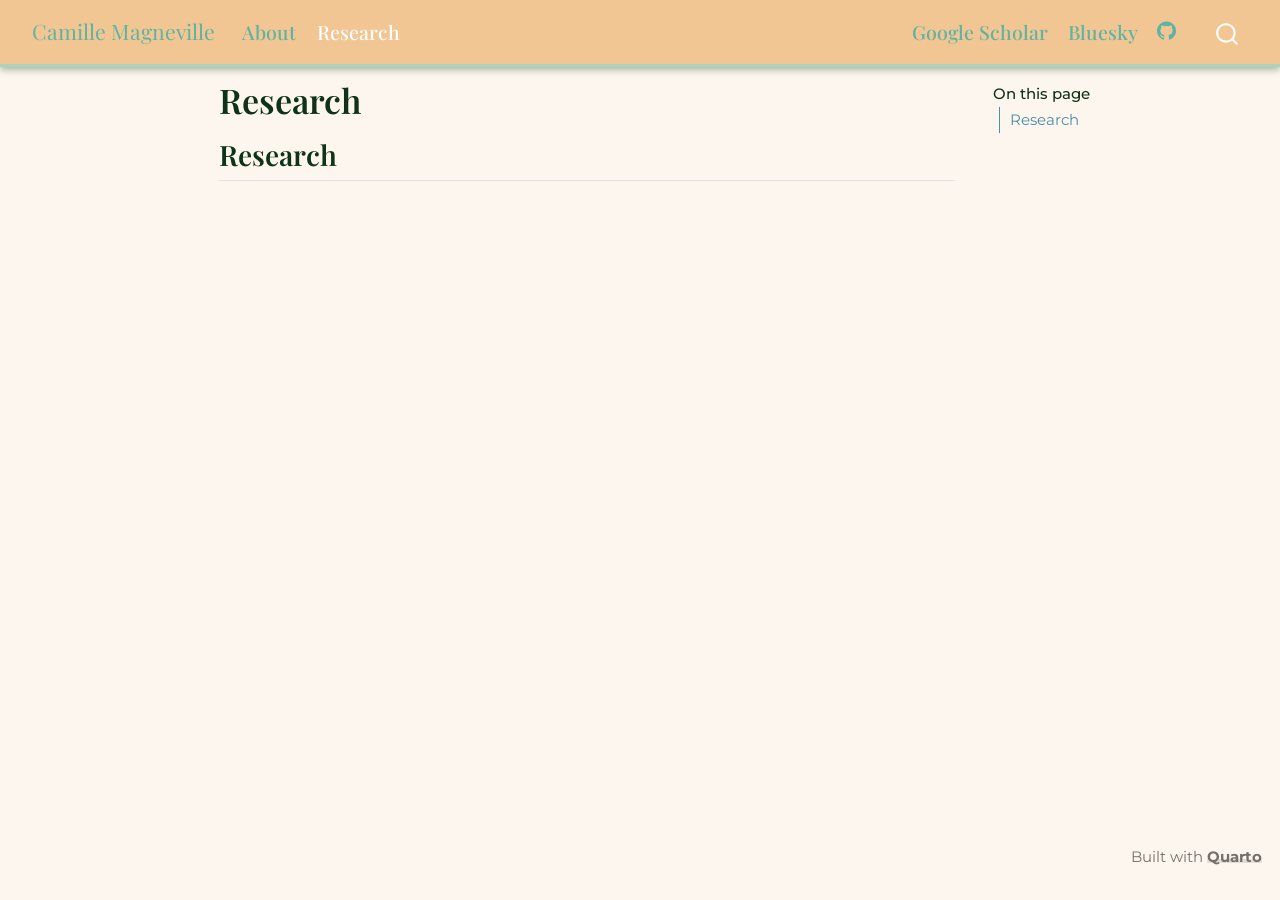
<file: docs/research.html>
<!DOCTYPE html>
<html xmlns="http://www.w3.org/1999/xhtml" lang="en" xml:lang="en"><head>

<meta charset="utf-8">
<meta name="generator" content="quarto-1.9.37">

<meta name="viewport" content="width=device-width, initial-scale=1.0, user-scalable=yes">


<title>Research – Camille Magneville</title>
<style>
/* Default styles provided by pandoc.
** See https://pandoc.org/MANUAL.html#variables-for-html for config info.
*/
code{white-space: pre-wrap;}
span.smallcaps{font-variant: small-caps;}
div.columns{display: flex; gap: min(4vw, 1.5em);}
div.column{flex: auto; overflow-x: auto;}
div.hanging-indent{margin-left: 1.5em; text-indent: -1.5em;}
ul.task-list{list-style: none;}
ul.task-list li input[type="checkbox"] {
  width: 0.8em;
  margin: 0 0.8em 0.2em -1em; /* quarto-specific, see https://github.com/quarto-dev/quarto-cli/issues/4556 */ 
  vertical-align: middle;
}
</style>


<script src="site_libs/quarto-nav/quarto-nav.js"></script>
<script src="site_libs/quarto-nav/headroom.min.js"></script>
<script src="site_libs/clipboard/clipboard.min.js"></script>
<script src="site_libs/quarto-search/autocomplete.umd.js"></script>
<script src="site_libs/quarto-search/fuse.min.js"></script>
<script src="site_libs/quarto-search/quarto-search.js"></script>
<meta name="quarto:offset" content="./">
<script src="site_libs/quarto-html/quarto.js" type="module"></script>
<script src="site_libs/quarto-html/tabsets/tabsets.js" type="module"></script>
<script src="site_libs/quarto-html/popper.min.js"></script>
<script src="site_libs/quarto-html/tippy.umd.min.js"></script>
<script src="site_libs/quarto-html/anchor.min.js"></script>
<link href="site_libs/quarto-html/tippy.css" rel="stylesheet">
<link href="site_libs/quarto-html/quarto-syntax-highlighting-7f8f88aac4f3542376d5c11b86a4c14d.css" rel="stylesheet" id="quarto-text-highlighting-styles">
<script src="site_libs/bootstrap/bootstrap.min.js"></script>
<link href="site_libs/bootstrap/bootstrap-icons.css" rel="stylesheet">
<link href="site_libs/bootstrap/bootstrap-4b85d86fee123ad19cab1db993eeb110.min.css" rel="stylesheet" append-hash="true" id="quarto-bootstrap" data-mode="light">
<script id="quarto-search-options" type="application/json">{
  "location": "navbar",
  "copy-button": false,
  "collapse-after": 3,
  "panel-placement": "end",
  "type": "overlay",
  "limit": 50,
  "keyboard-shortcut": [
    "f",
    "/",
    "s"
  ],
  "show-item-context": false,
  "language": {
    "search-no-results-text": "No results",
    "search-matching-documents-text": "matching documents",
    "search-copy-link-title": "Copy link to search",
    "search-hide-matches-text": "Hide additional matches",
    "search-more-match-text": "more match in this document",
    "search-more-matches-text": "more matches in this document",
    "search-clear-button-title": "Clear",
    "search-text-placeholder": "",
    "search-detached-cancel-button-title": "Cancel",
    "search-submit-button-title": "Submit",
    "search-label": "Search"
  }
}</script>


</head>

<body class="nav-fixed quarto-light">

<div id="quarto-search-results"></div>
  <header id="quarto-header" class="headroom fixed-top">
    <nav class="navbar navbar-expand-lg " data-bs-theme="dark">
      <div class="navbar-container container-fluid">
      <div class="navbar-brand-container mx-auto">
    <a class="navbar-brand" href="./index.html">
    <span class="navbar-title">Camille Magneville</span>
    </a>
  </div>
            <div id="quarto-search" class="" title="Search"></div>
          <button class="navbar-toggler" type="button" data-bs-toggle="collapse" data-bs-target="#navbarCollapse" aria-controls="navbarCollapse" role="menu" aria-expanded="false" aria-label="Toggle navigation" onclick="if (window.quartoToggleHeadroom) { window.quartoToggleHeadroom(); }">
  <span class="navbar-toggler-icon"></span>
</button>
          <div class="collapse navbar-collapse" id="navbarCollapse">
            <ul class="navbar-nav navbar-nav-scroll me-auto">
  <li class="nav-item">
    <a class="nav-link" href="./about.html"> 
<span class="menu-text">About</span></a>
  </li>  
  <li class="nav-item">
    <a class="nav-link active" href="./research.html" aria-current="page"> 
<span class="menu-text">Research</span></a>
  </li>  
</ul>
            <ul class="navbar-nav navbar-nav-scroll ms-auto">
  <li class="nav-item">
    <a class="nav-link" href="https://scholar.google.com/citations?user=PnnVbAgAAAAJ&amp;hl=fr&amp;authuser=2"> 
<span class="menu-text">Google Scholar</span></a>
  </li>  
  <li class="nav-item">
    <a class="nav-link" href="https://bsky.app/profile/cmlmagneville.bsky.social"> 
<span class="menu-text">Bluesky</span></a>
  </li>  
  <li class="nav-item compact">
    <a class="nav-link" href="https://github.com/CmlMagneville"> <i class="bi bi-github" role="img">
</i> 
<span class="menu-text"></span></a>
  </li>  
  <li class="nav-item compact">
    <a class="nav-link" href="https://www.linkedin.com/in/camille-magneville-841ba7163/"> <i class="bi bi-LinkedIn" role="img">
</i> 
<span class="menu-text"></span></a>
  </li>  
</ul>
          </div> <!-- /navcollapse -->
            <div class="quarto-navbar-tools">
</div>
      </div> <!-- /container-fluid -->
    </nav>
</header>
<!-- content -->
<div id="quarto-content" class="quarto-container page-columns page-rows-contents page-layout-article page-navbar">
<!-- sidebar -->
<!-- margin-sidebar -->
    <div id="quarto-margin-sidebar" class="sidebar margin-sidebar">
        <nav id="TOC" role="doc-toc" class="toc-active">
    <h2 id="toc-title">On this page</h2>
   
  <ul>
  <li><a href="#research" id="toc-research" class="nav-link active" data-scroll-target="#research">Research</a></li>
  </ul>
</nav>
    </div>
<!-- main -->
<main class="content" id="quarto-document-content">

<header id="title-block-header" class="quarto-title-block default">
<div class="quarto-title">
<h1 class="title">Research</h1>
</div>



<div class="quarto-title-meta">

    
  
    
  </div>
  


</header>


<section id="research" class="level2">
<h2 class="anchored" data-anchor-id="research">Research</h2>


</section>

</main> <!-- /main -->
<script id="quarto-html-after-body" type="application/javascript">
  window.document.addEventListener("DOMContentLoaded", function (event) {
    const icon = "";
    const anchorJS = new window.AnchorJS();
    anchorJS.options = {
      placement: 'right',
      icon: icon
    };
    anchorJS.add('.anchored');
    const isCodeAnnotation = (el) => {
      for (const clz of el.classList) {
        if (clz.startsWith('code-annotation-')) {                     
          return true;
        }
      }
      return false;
    }
    const onCopySuccess = function(e) {
      // button target
      const button = e.trigger;
      // don't keep focus
      button.blur();
      // flash "checked"
      button.classList.add('code-copy-button-checked');
      var currentTitle = button.getAttribute("title");
      button.setAttribute("title", "Copied!");
      let tooltip;
      if (window.bootstrap) {
        button.setAttribute("data-bs-toggle", "tooltip");
        button.setAttribute("data-bs-placement", "left");
        button.setAttribute("data-bs-title", "Copied!");
        tooltip = new bootstrap.Tooltip(button, 
          { trigger: "manual", 
            customClass: "code-copy-button-tooltip",
            offset: [0, -8]});
        tooltip.show();    
      }
      setTimeout(function() {
        if (tooltip) {
          tooltip.hide();
          button.removeAttribute("data-bs-title");
          button.removeAttribute("data-bs-toggle");
          button.removeAttribute("data-bs-placement");
        }
        button.setAttribute("title", currentTitle);
        button.classList.remove('code-copy-button-checked');
      }, 1000);
      // clear code selection
      e.clearSelection();
    }
    const getTextToCopy = function(trigger) {
      const outerScaffold = trigger.parentElement.cloneNode(true);
      const codeEl = outerScaffold.querySelector('code');
      for (const childEl of codeEl.children) {
        if (isCodeAnnotation(childEl)) {
          childEl.remove();
        }
      }
      return codeEl.innerText;
    }
    const clipboard = new window.ClipboardJS('.code-copy-button:not([data-in-quarto-modal])', {
      text: getTextToCopy
    });
    clipboard.on('success', onCopySuccess);
    if (window.document.getElementById('quarto-embedded-source-code-modal')) {
      const clipboardModal = new window.ClipboardJS('.code-copy-button[data-in-quarto-modal]', {
        text: getTextToCopy,
        container: window.document.getElementById('quarto-embedded-source-code-modal')
      });
      clipboardModal.on('success', onCopySuccess);
    }
      var localhostRegex = new RegExp(/^(?:http|https):\/\/localhost\:?[0-9]*\//);
      var mailtoRegex = new RegExp(/^mailto:/);
        var filterRegex = new RegExp("https:\/\/cmlmagneville\.github\.io\/");
      var isInternal = (href) => {
          return filterRegex.test(href) || localhostRegex.test(href) || mailtoRegex.test(href);
      }
      // Inspect non-navigation links and adorn them if external
     var links = window.document.querySelectorAll('a[href]:not(.nav-link):not(.navbar-brand):not(.toc-action):not(.sidebar-link):not(.sidebar-item-toggle):not(.pagination-link):not(.no-external):not([aria-hidden]):not(.dropdown-item):not(.quarto-navigation-tool):not(.about-link)');
      for (var i=0; i<links.length; i++) {
        const link = links[i];
        if (!isInternal(link.href)) {
          // undo the damage that might have been done by quarto-nav.js in the case of
          // links that we want to consider external
          if (link.dataset.originalHref !== undefined) {
            link.href = link.dataset.originalHref;
          }
        }
      }
    function tippyHover(el, contentFn, onTriggerFn, onUntriggerFn) {
      const config = {
        allowHTML: true,
        maxWidth: 500,
        delay: 100,
        arrow: false,
        appendTo: function(el) {
            return el.parentElement;
        },
        interactive: true,
        interactiveBorder: 10,
        theme: 'quarto',
        placement: 'bottom-start',
      };
      if (contentFn) {
        config.content = contentFn;
      }
      if (onTriggerFn) {
        config.onTrigger = onTriggerFn;
      }
      if (onUntriggerFn) {
        config.onUntrigger = onUntriggerFn;
      }
      window.tippy(el, config); 
    }
    const noterefs = window.document.querySelectorAll('a[role="doc-noteref"]');
    for (var i=0; i<noterefs.length; i++) {
      const ref = noterefs[i];
      tippyHover(ref, function() {
        // use id or data attribute instead here
        let href = ref.getAttribute('data-footnote-href') || ref.getAttribute('href');
        try { href = new URL(href).hash; } catch {}
        const id = href.replace(/^#\/?/, "");
        const note = window.document.getElementById(id);
        if (note) {
          return note.innerHTML;
        } else {
          return "";
        }
      });
    }
    const xrefs = window.document.querySelectorAll('a.quarto-xref');
    const processXRef = (id, note) => {
      // Strip column container classes
      const stripColumnClz = (el) => {
        el.classList.remove("page-full", "page-columns");
        if (el.children) {
          for (const child of el.children) {
            stripColumnClz(child);
          }
        }
      }
      stripColumnClz(note)
      if (id === null || id.startsWith('sec-')) {
        // Special case sections, only their first couple elements
        const container = document.createElement("div");
        if (note.children && note.children.length > 2) {
          container.appendChild(note.children[0].cloneNode(true));
          for (let i = 1; i < note.children.length; i++) {
            const child = note.children[i];
            if (child.tagName === "P" && child.innerText === "") {
              continue;
            } else {
              container.appendChild(child.cloneNode(true));
              break;
            }
          }
          if (window.Quarto?.typesetMath) {
            window.Quarto.typesetMath(container);
          }
          return container.innerHTML
        } else {
          if (window.Quarto?.typesetMath) {
            window.Quarto.typesetMath(note);
          }
          return note.innerHTML;
        }
      } else {
        // Remove any anchor links if they are present
        const anchorLink = note.querySelector('a.anchorjs-link');
        if (anchorLink) {
          anchorLink.remove();
        }
        if (window.Quarto?.typesetMath) {
          window.Quarto.typesetMath(note);
        }
        if (note.classList.contains("callout")) {
          return note.outerHTML;
        } else {
          return note.innerHTML;
        }
      }
    }
    for (var i=0; i<xrefs.length; i++) {
      const xref = xrefs[i];
      tippyHover(xref, undefined, function(instance) {
        instance.disable();
        let url = xref.getAttribute('href');
        let hash = undefined; 
        if (url.startsWith('#')) {
          hash = url;
        } else {
          try { hash = new URL(url).hash; } catch {}
        }
        if (hash) {
          const id = hash.replace(/^#\/?/, "");
          const note = window.document.getElementById(id);
          if (note !== null) {
            try {
              const html = processXRef(id, note.cloneNode(true));
              instance.setContent(html);
            } finally {
              instance.enable();
              instance.show();
            }
          } else {
            // See if we can fetch this
            fetch(url.split('#')[0])
            .then(res => res.text())
            .then(html => {
              const parser = new DOMParser();
              const htmlDoc = parser.parseFromString(html, "text/html");
              const note = htmlDoc.getElementById(id);
              if (note !== null) {
                const html = processXRef(id, note);
                instance.setContent(html);
              } 
            }).finally(() => {
              instance.enable();
              instance.show();
            });
          }
        } else {
          // See if we can fetch a full url (with no hash to target)
          // This is a special case and we should probably do some content thinning / targeting
          fetch(url)
          .then(res => res.text())
          .then(html => {
            const parser = new DOMParser();
            const htmlDoc = parser.parseFromString(html, "text/html");
            const note = htmlDoc.querySelector('main.content');
            if (note !== null) {
              // This should only happen for chapter cross references
              // (since there is no id in the URL)
              // remove the first header
              if (note.children.length > 0 && note.children[0].tagName === "HEADER") {
                note.children[0].remove();
              }
              const html = processXRef(null, note);
              instance.setContent(html);
            } 
          }).finally(() => {
            instance.enable();
            instance.show();
          });
        }
      }, function(instance) {
      });
    }
        let selectedAnnoteEl;
        const selectorForAnnotation = ( cell, annotation) => {
          let cellAttr = 'data-code-cell="' + cell + '"';
          let lineAttr = 'data-code-annotation="' +  annotation + '"';
          const selector = 'span[' + cellAttr + '][' + lineAttr + ']';
          return selector;
        }
        const selectCodeLines = (annoteEl) => {
          const doc = window.document;
          const targetCell = annoteEl.getAttribute("data-target-cell");
          const targetAnnotation = annoteEl.getAttribute("data-target-annotation");
          const annoteSpan = window.document.querySelector(selectorForAnnotation(targetCell, targetAnnotation));
          const lines = annoteSpan.getAttribute("data-code-lines").split(",");
          const lineIds = lines.map((line) => {
            return targetCell + "-" + line;
          })
          let top = null;
          let height = null;
          let parent = null;
          if (lineIds.length > 0) {
              //compute the position of the single el (top and bottom and make a div)
              const el = window.document.getElementById(lineIds[0]);
              top = el.offsetTop;
              height = el.offsetHeight;
              parent = el.parentElement.parentElement;
            if (lineIds.length > 1) {
              const lastEl = window.document.getElementById(lineIds[lineIds.length - 1]);
              const bottom = lastEl.offsetTop + lastEl.offsetHeight;
              height = bottom - top;
            }
            if (top !== null && height !== null && parent !== null) {
              // cook up a div (if necessary) and position it 
              let div = window.document.getElementById("code-annotation-line-highlight");
              if (div === null) {
                div = window.document.createElement("div");
                div.setAttribute("id", "code-annotation-line-highlight");
                div.style.position = 'absolute';
                parent.appendChild(div);
              }
              div.style.top = top - 2 + "px";
              div.style.height = height + 4 + "px";
              div.style.left = 0;
              let gutterDiv = window.document.getElementById("code-annotation-line-highlight-gutter");
              if (gutterDiv === null) {
                gutterDiv = window.document.createElement("div");
                gutterDiv.setAttribute("id", "code-annotation-line-highlight-gutter");
                gutterDiv.style.position = 'absolute';
                const codeCell = window.document.getElementById(targetCell);
                const gutter = codeCell.querySelector('.code-annotation-gutter');
                gutter.appendChild(gutterDiv);
              }
              gutterDiv.style.top = top - 2 + "px";
              gutterDiv.style.height = height + 4 + "px";
            }
            selectedAnnoteEl = annoteEl;
          }
        };
        const unselectCodeLines = () => {
          const elementsIds = ["code-annotation-line-highlight", "code-annotation-line-highlight-gutter"];
          elementsIds.forEach((elId) => {
            const div = window.document.getElementById(elId);
            if (div) {
              div.remove();
            }
          });
          selectedAnnoteEl = undefined;
        };
          // Handle positioning of the toggle
      window.addEventListener(
        "resize",
        throttle(() => {
          elRect = undefined;
          if (selectedAnnoteEl) {
            selectCodeLines(selectedAnnoteEl);
          }
        }, 10)
      );
      function throttle(fn, ms) {
      let throttle = false;
      let timer;
        return (...args) => {
          if(!throttle) { // first call gets through
              fn.apply(this, args);
              throttle = true;
          } else { // all the others get throttled
              if(timer) clearTimeout(timer); // cancel #2
              timer = setTimeout(() => {
                fn.apply(this, args);
                timer = throttle = false;
              }, ms);
          }
        };
      }
        // Attach click handler to the DT
        const annoteDls = window.document.querySelectorAll('dt[data-target-cell]');
        for (const annoteDlNode of annoteDls) {
          annoteDlNode.addEventListener('click', (event) => {
            const clickedEl = event.target;
            if (clickedEl !== selectedAnnoteEl) {
              unselectCodeLines();
              const activeEl = window.document.querySelector('dt[data-target-cell].code-annotation-active');
              if (activeEl) {
                activeEl.classList.remove('code-annotation-active');
              }
              selectCodeLines(clickedEl);
              clickedEl.classList.add('code-annotation-active');
            } else {
              // Unselect the line
              unselectCodeLines();
              clickedEl.classList.remove('code-annotation-active');
            }
          });
        }
    const findCites = (el) => {
      const parentEl = el.parentElement;
      if (parentEl) {
        const cites = parentEl.dataset.cites;
        if (cites) {
          return {
            el,
            cites: cites.split(' ')
          };
        } else {
          return findCites(el.parentElement)
        }
      } else {
        return undefined;
      }
    };
    var bibliorefs = window.document.querySelectorAll('a[role="doc-biblioref"]');
    for (var i=0; i<bibliorefs.length; i++) {
      const ref = bibliorefs[i];
      const citeInfo = findCites(ref);
      if (citeInfo) {
        tippyHover(citeInfo.el, function() {
          var popup = window.document.createElement('div');
          citeInfo.cites.forEach(function(cite) {
            var citeDiv = window.document.createElement('div');
            citeDiv.classList.add('hanging-indent');
            citeDiv.classList.add('csl-entry');
            var biblioDiv = window.document.getElementById('ref-' + cite);
            if (biblioDiv) {
              citeDiv.innerHTML = biblioDiv.innerHTML;
            }
            popup.appendChild(citeDiv);
          });
          return popup.innerHTML;
        });
      }
    }
  });
  </script>
</div> <!-- /content -->
<footer class="footer">
  <div class="nav-footer">
    <div class="nav-footer-left">
      &nbsp;
    </div>   
    <div class="nav-footer-center">
      &nbsp;
    </div>
    <div class="nav-footer-right">
<p>Built with <a href="https://quarto.org/">Quarto</a></p>
</div>
  </div>
</footer>




</body></html>
</file>
<file: docs/site_libs/quarto-html/tippy.css>
.tippy-box[data-animation=fade][data-state=hidden]{opacity:0}[data-tippy-root]{max-width:calc(100vw - 10px)}.tippy-box{position:relative;background-color:#333;color:#fff;border-radius:4px;font-size:14px;line-height:1.4;white-space:normal;outline:0;transition-property:transform,visibility,opacity}.tippy-box[data-placement^=top]>.tippy-arrow{bottom:0}.tippy-box[data-placement^=top]>.tippy-arrow:before{bottom:-7px;left:0;border-width:8px 8px 0;border-top-color:initial;transform-origin:center top}.tippy-box[data-placement^=bottom]>.tippy-arrow{top:0}.tippy-box[data-placement^=bottom]>.tippy-arrow:before{top:-7px;left:0;border-width:0 8px 8px;border-bottom-color:initial;transform-origin:center bottom}.tippy-box[data-placement^=left]>.tippy-arrow{right:0}.tippy-box[data-placement^=left]>.tippy-arrow:before{border-width:8px 0 8px 8px;border-left-color:initial;right:-7px;transform-origin:center left}.tippy-box[data-placement^=right]>.tippy-arrow{left:0}.tippy-box[data-placement^=right]>.tippy-arrow:before{left:-7px;border-width:8px 8px 8px 0;border-right-color:initial;transform-origin:center right}.tippy-box[data-inertia][data-state=visible]{transition-timing-function:cubic-bezier(.54,1.5,.38,1.11)}.tippy-arrow{width:16px;height:16px;color:#333}.tippy-arrow:before{content:"";position:absolute;border-color:transparent;border-style:solid}.tippy-content{position:relative;padding:5px 9px;z-index:1}
</file>
<file: docs/site_libs/quarto-html/quarto-syntax-highlighting-7f8f88aac4f3542376d5c11b86a4c14d.css>
/* quarto syntax highlight colors */
:root {
  --quarto-hl-ot-color: #003B4F;
  --quarto-hl-at-color: #657422;
  --quarto-hl-ss-color: #20794D;
  --quarto-hl-an-color: #5E5E5E;
  --quarto-hl-fu-color: #4758AB;
  --quarto-hl-st-color: #20794D;
  --quarto-hl-cf-color: #003B4F;
  --quarto-hl-op-color: #5E5E5E;
  --quarto-hl-er-color: #AD0000;
  --quarto-hl-bn-color: #AD0000;
  --quarto-hl-al-color: #AD0000;
  --quarto-hl-va-color: #111111;
  --quarto-hl-bu-color: inherit;
  --quarto-hl-ex-color: inherit;
  --quarto-hl-pp-color: #AD0000;
  --quarto-hl-in-color: #5E5E5E;
  --quarto-hl-vs-color: #20794D;
  --quarto-hl-wa-color: #5E5E5E;
  --quarto-hl-do-color: #5E5E5E;
  --quarto-hl-im-color: #00769E;
  --quarto-hl-ch-color: #20794D;
  --quarto-hl-dt-color: #AD0000;
  --quarto-hl-fl-color: #AD0000;
  --quarto-hl-co-color: #5E5E5E;
  --quarto-hl-cv-color: #5E5E5E;
  --quarto-hl-cn-color: #8f5902;
  --quarto-hl-sc-color: #5E5E5E;
  --quarto-hl-dv-color: #AD0000;
  --quarto-hl-kw-color: #003B4F;
}

/* other quarto variables */
:root {
  --quarto-font-monospace: SFMono-Regular, Menlo, Monaco, Consolas, "Liberation Mono", "Courier New", monospace;
}

/* syntax highlight based on Pandoc's rules */
pre > code.sourceCode > span {
  color: #003B4F;
}

code.sourceCode > span {
  color: #003B4F;
}

div.sourceCode,
div.sourceCode pre.sourceCode {
  color: #003B4F;
}

/* Normal */
code span {
  color: #003B4F;
}

/* Alert */
code span.al {
  color: #AD0000;
  font-style: inherit;
}

/* Annotation */
code span.an {
  color: #5E5E5E;
  font-style: inherit;
}

/* Attribute */
code span.at {
  color: #657422;
  font-style: inherit;
}

/* BaseN */
code span.bn {
  color: #AD0000;
  font-style: inherit;
}

/* BuiltIn */
code span.bu {
  font-style: inherit;
}

/* ControlFlow */
code span.cf {
  color: #003B4F;
  font-weight: bold;
  font-style: inherit;
}

/* Char */
code span.ch {
  color: #20794D;
  font-style: inherit;
}

/* Constant */
code span.cn {
  color: #8f5902;
  font-style: inherit;
}

/* Comment */
code span.co {
  color: #5E5E5E;
  font-style: inherit;
}

/* CommentVar */
code span.cv {
  color: #5E5E5E;
  font-style: italic;
}

/* Documentation */
code span.do {
  color: #5E5E5E;
  font-style: italic;
}

/* DataType */
code span.dt {
  color: #AD0000;
  font-style: inherit;
}

/* DecVal */
code span.dv {
  color: #AD0000;
  font-style: inherit;
}

/* Error */
code span.er {
  color: #AD0000;
  font-style: inherit;
}

/* Extension */
code span.ex {
  font-style: inherit;
}

/* Float */
code span.fl {
  color: #AD0000;
  font-style: inherit;
}

/* Function */
code span.fu {
  color: #4758AB;
  font-style: inherit;
}

/* Import */
code span.im {
  color: #00769E;
  font-style: inherit;
}

/* Information */
code span.in {
  color: #5E5E5E;
  font-style: inherit;
}

/* Keyword */
code span.kw {
  color: #003B4F;
  font-weight: bold;
  font-style: inherit;
}

/* Operator */
code span.op {
  color: #5E5E5E;
  font-style: inherit;
}

/* Other */
code span.ot {
  color: #003B4F;
  font-style: inherit;
}

/* Preprocessor */
code span.pp {
  color: #AD0000;
  font-style: inherit;
}

/* SpecialChar */
code span.sc {
  color: #5E5E5E;
  font-style: inherit;
}

/* SpecialString */
code span.ss {
  color: #20794D;
  font-style: inherit;
}

/* String */
code span.st {
  color: #20794D;
  font-style: inherit;
}

/* Variable */
code span.va {
  color: #111111;
  font-style: inherit;
}

/* VerbatimString */
code span.vs {
  color: #20794D;
  font-style: inherit;
}

/* Warning */
code span.wa {
  color: #5E5E5E;
  font-style: italic;
}

.prevent-inlining {
  content: "</";
}

/*# sourceMappingURL=789ad8cd35626ba772517505b42a116e.css.map */
</file>
<file: site_libs/quarto-html/tippy.css>
.tippy-box[data-animation=fade][data-state=hidden]{opacity:0}[data-tippy-root]{max-width:calc(100vw - 10px)}.tippy-box{position:relative;background-color:#333;color:#fff;border-radius:4px;font-size:14px;line-height:1.4;white-space:normal;outline:0;transition-property:transform,visibility,opacity}.tippy-box[data-placement^=top]>.tippy-arrow{bottom:0}.tippy-box[data-placement^=top]>.tippy-arrow:before{bottom:-7px;left:0;border-width:8px 8px 0;border-top-color:initial;transform-origin:center top}.tippy-box[data-placement^=bottom]>.tippy-arrow{top:0}.tippy-box[data-placement^=bottom]>.tippy-arrow:before{top:-7px;left:0;border-width:0 8px 8px;border-bottom-color:initial;transform-origin:center bottom}.tippy-box[data-placement^=left]>.tippy-arrow{right:0}.tippy-box[data-placement^=left]>.tippy-arrow:before{border-width:8px 0 8px 8px;border-left-color:initial;right:-7px;transform-origin:center left}.tippy-box[data-placement^=right]>.tippy-arrow{left:0}.tippy-box[data-placement^=right]>.tippy-arrow:before{left:-7px;border-width:8px 8px 8px 0;border-right-color:initial;transform-origin:center right}.tippy-box[data-inertia][data-state=visible]{transition-timing-function:cubic-bezier(.54,1.5,.38,1.11)}.tippy-arrow{width:16px;height:16px;color:#333}.tippy-arrow:before{content:"";position:absolute;border-color:transparent;border-style:solid}.tippy-content{position:relative;padding:5px 9px;z-index:1}
</file>
<file: site_libs/quarto-html/quarto-syntax-highlighting-7f8f88aac4f3542376d5c11b86a4c14d.css>
/* quarto syntax highlight colors */
:root {
  --quarto-hl-ot-color: #003B4F;
  --quarto-hl-at-color: #657422;
  --quarto-hl-ss-color: #20794D;
  --quarto-hl-an-color: #5E5E5E;
  --quarto-hl-fu-color: #4758AB;
  --quarto-hl-st-color: #20794D;
  --quarto-hl-cf-color: #003B4F;
  --quarto-hl-op-color: #5E5E5E;
  --quarto-hl-er-color: #AD0000;
  --quarto-hl-bn-color: #AD0000;
  --quarto-hl-al-color: #AD0000;
  --quarto-hl-va-color: #111111;
  --quarto-hl-bu-color: inherit;
  --quarto-hl-ex-color: inherit;
  --quarto-hl-pp-color: #AD0000;
  --quarto-hl-in-color: #5E5E5E;
  --quarto-hl-vs-color: #20794D;
  --quarto-hl-wa-color: #5E5E5E;
  --quarto-hl-do-color: #5E5E5E;
  --quarto-hl-im-color: #00769E;
  --quarto-hl-ch-color: #20794D;
  --quarto-hl-dt-color: #AD0000;
  --quarto-hl-fl-color: #AD0000;
  --quarto-hl-co-color: #5E5E5E;
  --quarto-hl-cv-color: #5E5E5E;
  --quarto-hl-cn-color: #8f5902;
  --quarto-hl-sc-color: #5E5E5E;
  --quarto-hl-dv-color: #AD0000;
  --quarto-hl-kw-color: #003B4F;
}

/* other quarto variables */
:root {
  --quarto-font-monospace: SFMono-Regular, Menlo, Monaco, Consolas, "Liberation Mono", "Courier New", monospace;
}

/* syntax highlight based on Pandoc's rules */
pre > code.sourceCode > span {
  color: #003B4F;
}

code.sourceCode > span {
  color: #003B4F;
}

div.sourceCode,
div.sourceCode pre.sourceCode {
  color: #003B4F;
}

/* Normal */
code span {
  color: #003B4F;
}

/* Alert */
code span.al {
  color: #AD0000;
  font-style: inherit;
}

/* Annotation */
code span.an {
  color: #5E5E5E;
  font-style: inherit;
}

/* Attribute */
code span.at {
  color: #657422;
  font-style: inherit;
}

/* BaseN */
code span.bn {
  color: #AD0000;
  font-style: inherit;
}

/* BuiltIn */
code span.bu {
  font-style: inherit;
}

/* ControlFlow */
code span.cf {
  color: #003B4F;
  font-weight: bold;
  font-style: inherit;
}

/* Char */
code span.ch {
  color: #20794D;
  font-style: inherit;
}

/* Constant */
code span.cn {
  color: #8f5902;
  font-style: inherit;
}

/* Comment */
code span.co {
  color: #5E5E5E;
  font-style: inherit;
}

/* CommentVar */
code span.cv {
  color: #5E5E5E;
  font-style: italic;
}

/* Documentation */
code span.do {
  color: #5E5E5E;
  font-style: italic;
}

/* DataType */
code span.dt {
  color: #AD0000;
  font-style: inherit;
}

/* DecVal */
code span.dv {
  color: #AD0000;
  font-style: inherit;
}

/* Error */
code span.er {
  color: #AD0000;
  font-style: inherit;
}

/* Extension */
code span.ex {
  font-style: inherit;
}

/* Float */
code span.fl {
  color: #AD0000;
  font-style: inherit;
}

/* Function */
code span.fu {
  color: #4758AB;
  font-style: inherit;
}

/* Import */
code span.im {
  color: #00769E;
  font-style: inherit;
}

/* Information */
code span.in {
  color: #5E5E5E;
  font-style: inherit;
}

/* Keyword */
code span.kw {
  color: #003B4F;
  font-weight: bold;
  font-style: inherit;
}

/* Operator */
code span.op {
  color: #5E5E5E;
  font-style: inherit;
}

/* Other */
code span.ot {
  color: #003B4F;
  font-style: inherit;
}

/* Preprocessor */
code span.pp {
  color: #AD0000;
  font-style: inherit;
}

/* SpecialChar */
code span.sc {
  color: #5E5E5E;
  font-style: inherit;
}

/* SpecialString */
code span.ss {
  color: #20794D;
  font-style: inherit;
}

/* String */
code span.st {
  color: #20794D;
  font-style: inherit;
}

/* Variable */
code span.va {
  color: #111111;
  font-style: inherit;
}

/* VerbatimString */
code span.vs {
  color: #20794D;
  font-style: inherit;
}

/* Warning */
code span.wa {
  color: #5E5E5E;
  font-style: italic;
}

.prevent-inlining {
  content: "</";
}

/*# sourceMappingURL=789ad8cd35626ba772517505b42a116e.css.map */
</file>
